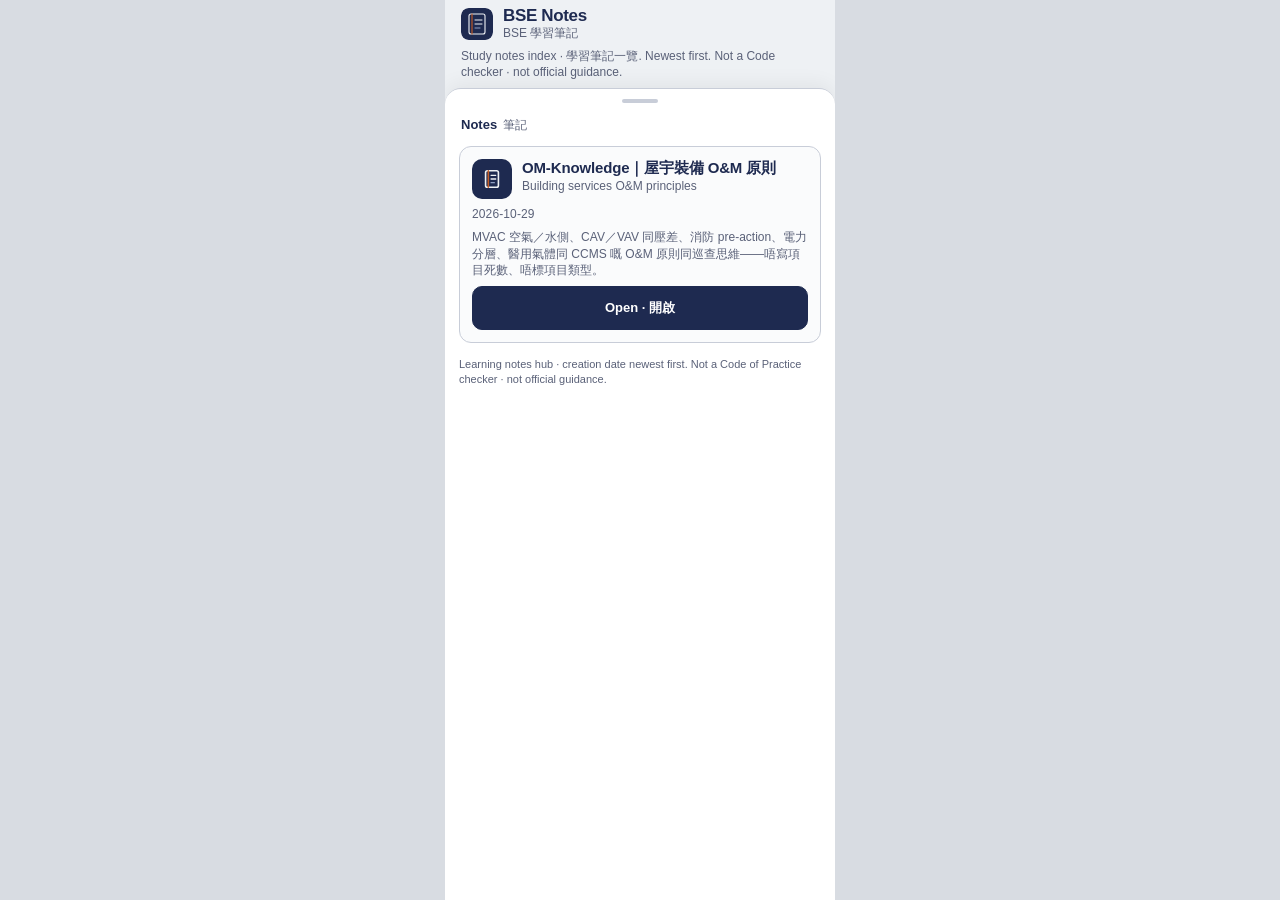
<file: index.html>
<!DOCTYPE html>
<html lang="en">
<head>
  <meta charset="utf-8" />
  <meta name="viewport" content="width=device-width, initial-scale=1, viewport-fit=cover" />
  <title>BSE Notes</title>
  <meta name="description" content="BSE learning notes index — learning notes hub." />
  <style>
    /* Tokens + type kinship with BSE Tools / psychart — do not invent a separate palette */
    :root {
      --canvas: #EEF1F4;
      --panel: #FFFFFF;
      --ink: #1E2A50;
      --muted: #5A6178;
      --line: #C8CDD8;
      --accent: #C45C26;
      --focus: #174A7C;
      --safe-bottom: env(safe-area-inset-bottom, 0px);
    }
    * { box-sizing: border-box; }
    html, body {
      margin: 0;
      padding: 0;
      background: #D8DCE2;
      color: var(--ink);
      font-family: -apple-system, BlinkMacSystemFont, "Segoe UI", Roboto,
        "Noto Sans TC", "PingFang TC", "Helvetica Neue", sans-serif;
      -webkit-text-size-adjust: 100%;
    }
    /* Primary canvas = iPhone 13 CSS frame (same as tools hub / psychart .phone) */
    .phone {
      width: 390px;
      max-width: 100vw;
      min-height: 844px;
      height: 100dvh;
      max-height: 100dvh;
      margin: 0 auto;
      background: var(--canvas);
      display: flex;
      flex-direction: column;
      overflow: hidden;
      position: relative;
    }
    @media (max-width: 430px) {
      .phone { width: 100%; min-height: 100dvh; }
    }

    header.appbar {
      flex: 0 0 auto;
      padding: 6px 16px 4px;
      display: flex;
      align-items: center;
      gap: 10px;
    }
    header.appbar img.mark {
      width: 32px;
      height: 32px;
      border-radius: 8px;
      flex: 0 0 auto;
    }
    header.appbar .titles { min-width: 0; flex: 1 1 auto; }
    header.appbar h1 {
      margin: 0;
      font-size: 17px;
      font-weight: 700;
      letter-spacing: -0.02em;
      line-height: 1.2;
    }
    header.appbar .sub {
      font-size: 12px;
      color: var(--muted);
      font-weight: 500;
      line-height: 1.3;
      overflow-wrap: anywhere;
    }
    .badge {
      font-size: 11px;
      font-weight: 700;
      color: #8a4b12;
      background: #fde8d4;
      border: 1px solid #e8b078;
      border-radius: 999px;
      padding: 4px 8px;
      white-space: nowrap;
      flex: 0 0 auto;
    }
    .card:focus-visible {
      outline: 3px solid var(--focus);
      outline-offset: 2px;
    }

    .intro {
      margin: 0;
      padding: 2px 16px 8px;
      font-size: 12px;
      color: var(--muted);
      line-height: 1.35;
      overflow-wrap: anywhere;
    }

    .sheet {
      flex: 1 1 auto;
      min-height: 0;
      background: var(--panel);
      border-radius: 16px 16px 0 0;
      box-shadow: 0 -4px 20px rgba(0, 0, 0, 0.06);
      border-top: 1px solid var(--line);
      padding: 10px 14px calc(12px + var(--safe-bottom));
      overflow-y: auto;
      -webkit-overflow-scrolling: touch;
      display: flex;
      flex-direction: column;
      gap: 10px;
    }
    .grab {
      width: 36px;
      height: 4px;
      border-radius: 999px;
      background: var(--line);
      margin: 0 auto 4px;
    }
    .section-label {
      display: flex;
      align-items: baseline;
      gap: 6px;
      padding: 0 2px 2px;
    }
    .section-label .en {
      font-size: 13px;
      font-weight: 700;
    }
    .section-label .zh {
      font-size: 12px;
      color: var(--muted);
      font-weight: 500;
    }

    .cards {
      display: flex;
      flex-direction: column;
      gap: 10px;
    }

    .card {
      background: #FAFBFC;
      border: 1px solid var(--line);
      border-radius: 12px;
      padding: 12px;
      display: flex;
      flex-direction: column;
      gap: 8px;
      text-decoration: none;
      color: inherit;
    }
    .card.soon {
      background: #F3F5F8;
    }
    .card-top {
      display: flex;
      align-items: flex-start;
      gap: 10px;
    }
    .card-icon {
      width: 40px;
      height: 40px;
      border-radius: 10px;
      flex: 0 0 auto;
      background: var(--ink);
      display: flex;
      align-items: center;
      justify-content: center;
    }
    .card-icon svg {
      width: 22px;
      height: 22px;
      display: block;
    }
    .card-titles { min-width: 0; flex: 1 1 auto; }
    .card-titles .en {
      display: block;
      font-size: 15px;
      font-weight: 700;
      letter-spacing: -0.01em;
      line-height: 1.25;
      overflow-wrap: anywhere;
    }
    .card-titles .zh {
      display: block;
      font-size: 12px;
      color: var(--muted);
      font-weight: 500;
      margin-top: 1px;
      line-height: 1.3;
      overflow-wrap: anywhere;
      word-break: keep-all;
    }
    .card-date {
      margin: 0;
      font-size: 12px;
      color: var(--muted);
      font-weight: 500;
      font-variant-numeric: tabular-nums;
      letter-spacing: 0.01em;
    }
    .purpose {
      margin: 0;
      font-size: 12px;
      color: var(--muted);
      line-height: 1.35;
      overflow-wrap: anywhere;
    }
    .purpose .zh-line {
      display: block;
      margin-top: 2px;
      font-size: 11px;
      overflow-wrap: anywhere;
      word-break: keep-all;
    }

    .cta {
      display: inline-flex;
      align-items: center;
      justify-content: center;
      min-height: 44px;
      min-width: 44px;
      padding: 0 10px;
      border-radius: 10px;
      font-size: 13px;
      font-weight: 600;
      border: 1px solid var(--ink);
      background: var(--ink);
      color: #fff;
      align-self: stretch;
      text-align: center;
    }
    .cta:focus-visible {
      outline: 3px solid var(--focus);
      outline-offset: 2px;
    }
    .cta.soon {
      background: var(--panel);
      color: var(--muted);
      border-color: var(--line);
      font-weight: 600;
      cursor: default;
      pointer-events: none;
    }

    .demo-note {
      margin: 4px 0 0;
      font-size: 11px;
      color: var(--muted);
      line-height: 1.35;
      overflow-wrap: anywhere;
    }
  </style>
</head>
<body>
  <div class="phone" id="app">
    <header class="appbar">
      <img class="mark" src="logos/bse-notes.svg" alt="" width="32" height="32" />
      <div class="titles">
        <h1>BSE Notes</h1>
        <div class="sub">BSE 學習筆記</div>
      </div>
    </header>
    <p class="intro">Study notes index · 學習筆記一覽. Newest first. Not a Code checker · not official guidance.</p>

    <section class="sheet" aria-label="Notes">
      <div class="grab" aria-hidden="true"></div>
      <div class="section-label">
        <span class="en">Notes</span>
        <span class="zh">筆記</span>
      </div>

      <div class="cards">
        <a class="card" href="notes/om-knowledge/">
          <div class="card-top">
            <div class="card-icon" aria-hidden="true">
              <svg viewBox="0 0 24 24" fill="none" xmlns="http://www.w3.org/2000/svg">
                <rect x="5" y="3" width="14" height="18" rx="2" stroke="#EEF1F4" stroke-width="1.75"/>
                <line x1="8" y1="3" x2="8" y2="21" stroke="#C45C26" stroke-width="1.75" stroke-linecap="round"/>
                <line x1="11" y1="8" x2="16" y2="8" stroke="#EEF1F4" stroke-width="1.5" stroke-linecap="round"/>
                <line x1="11" y1="12" x2="16" y2="12" stroke="#EEF1F4" stroke-width="1.5" stroke-linecap="round"/>
                <line x1="11" y1="16" x2="14.5" y2="16" stroke="#90A0C4" stroke-width="1.5" stroke-linecap="round"/>
              </svg>
            </div>
            <div class="card-titles">
              <span class="en">OM-Knowledge｜屋宇裝備 O&amp;M 原則</span>
              <span class="zh">Building services O&amp;M principles</span>
            </div>
          </div>
          <p class="card-date">2026-10-29</p>
          <p class="purpose">
            MVAC 空氣／水側、CAV／VAV 同壓差、消防 pre-action、電力分層、醫用氣體同 CCMS 嘅 O&amp;M 原則同巡查思維——唔寫項目死數、唔標項目類型。
          </p>
          <span class="cta">Open · 開啟</span>
        </a>
      </div>

      <p class="demo-note">Learning notes hub · creation date newest first. Not a Code of Practice checker · not official guidance.</p>
    </section>
  </div>
</body>
</html>
</file>
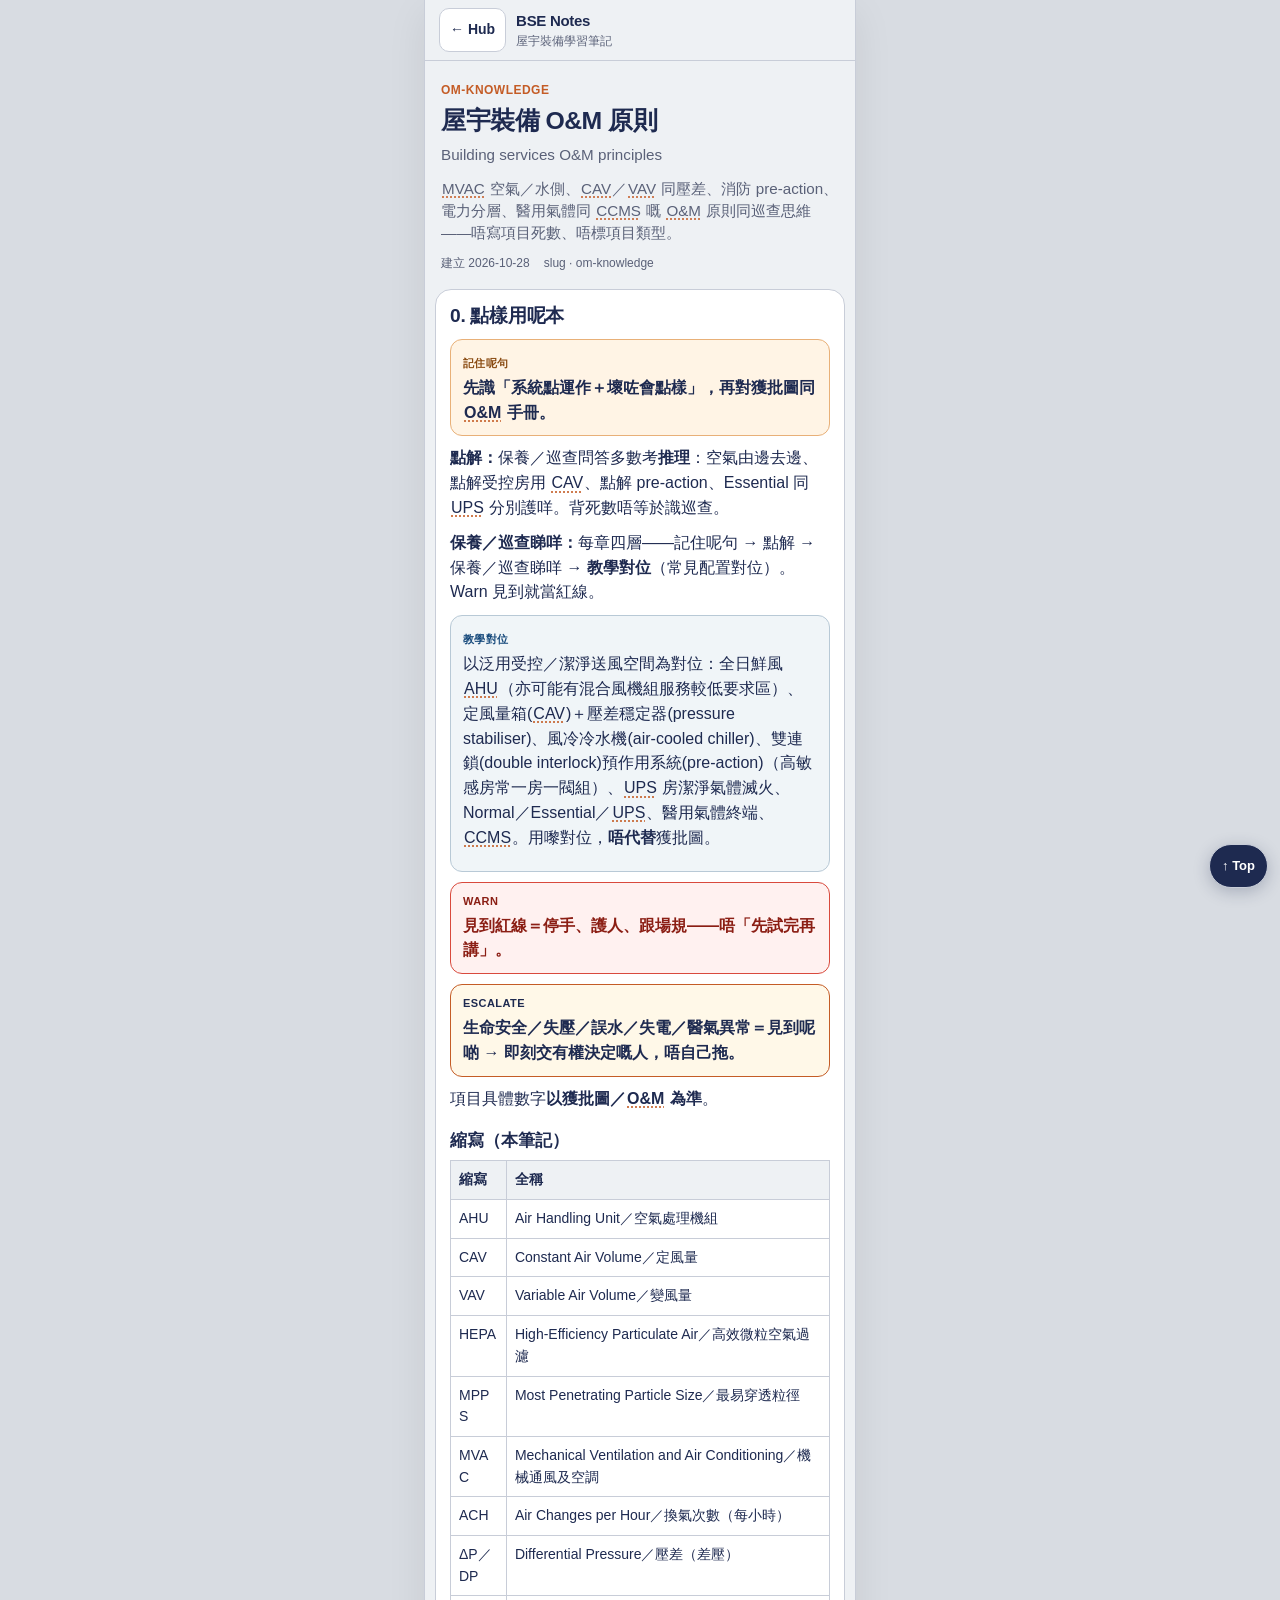
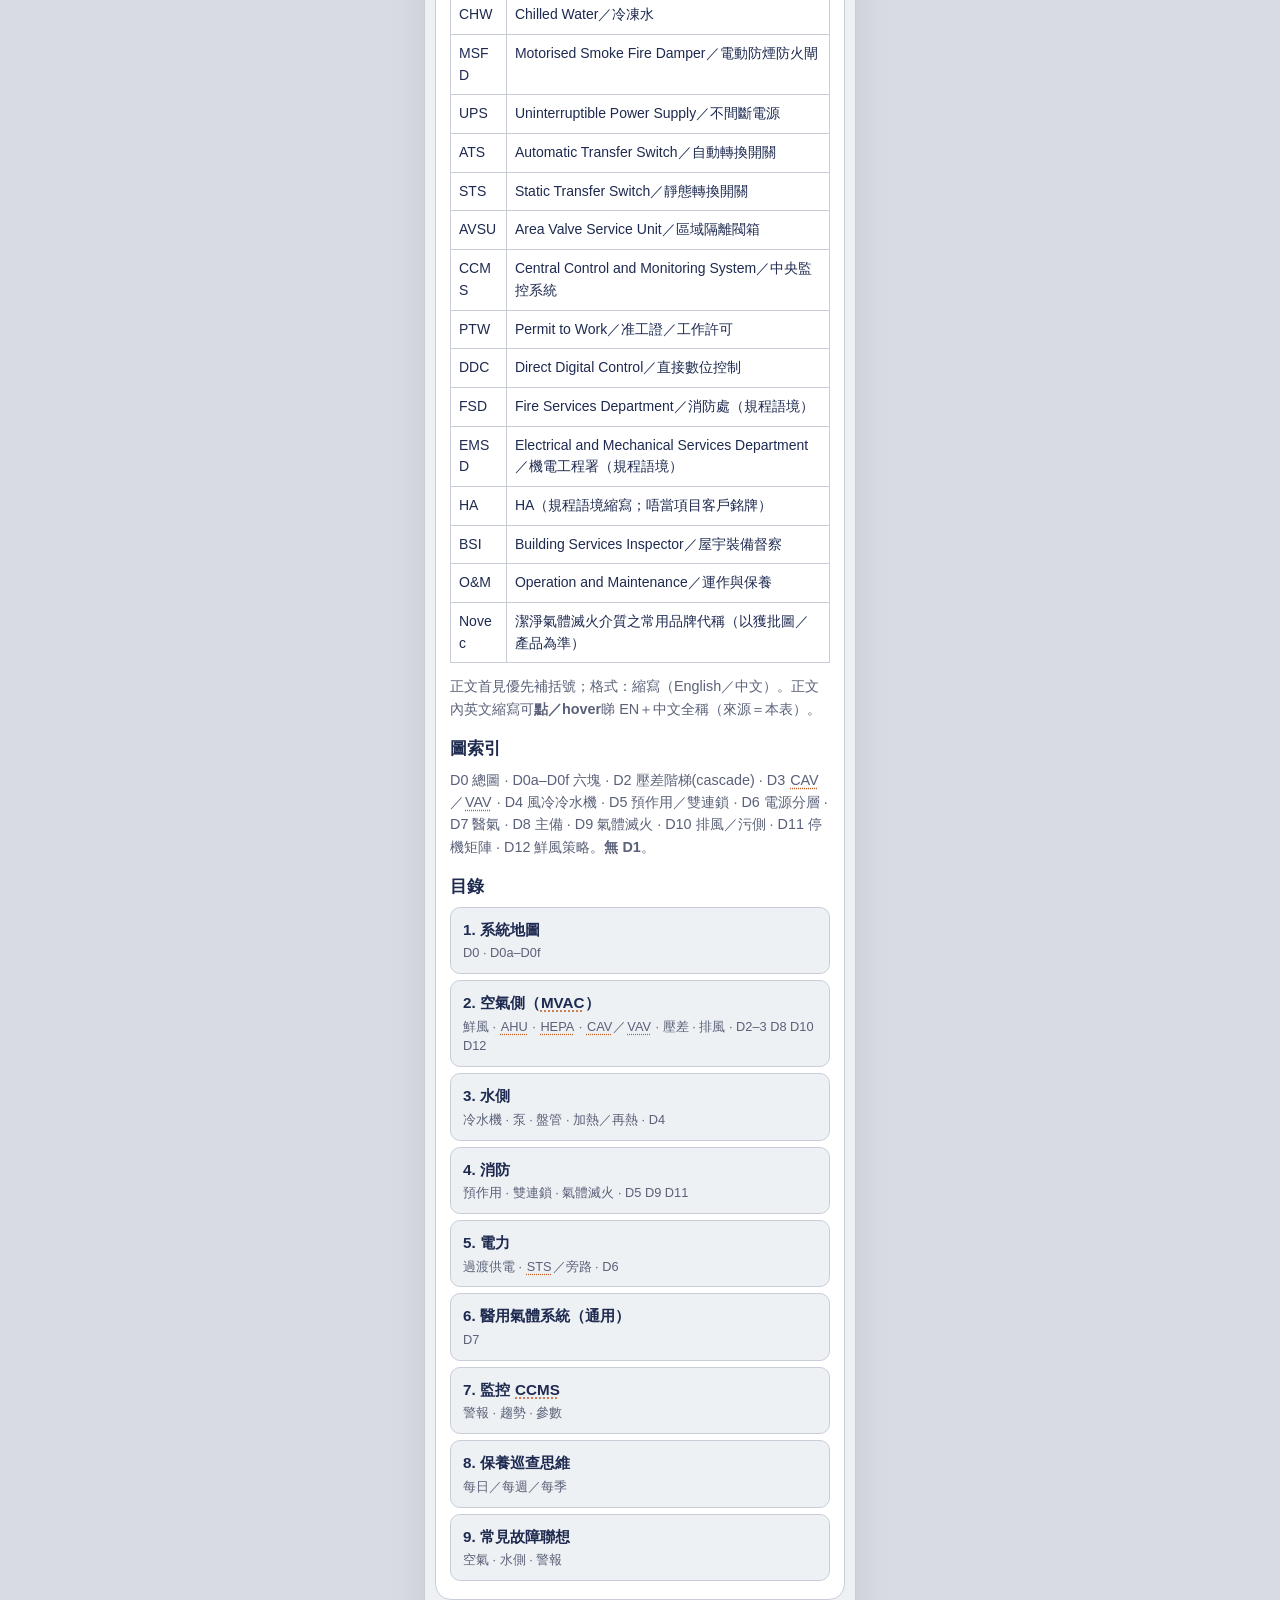
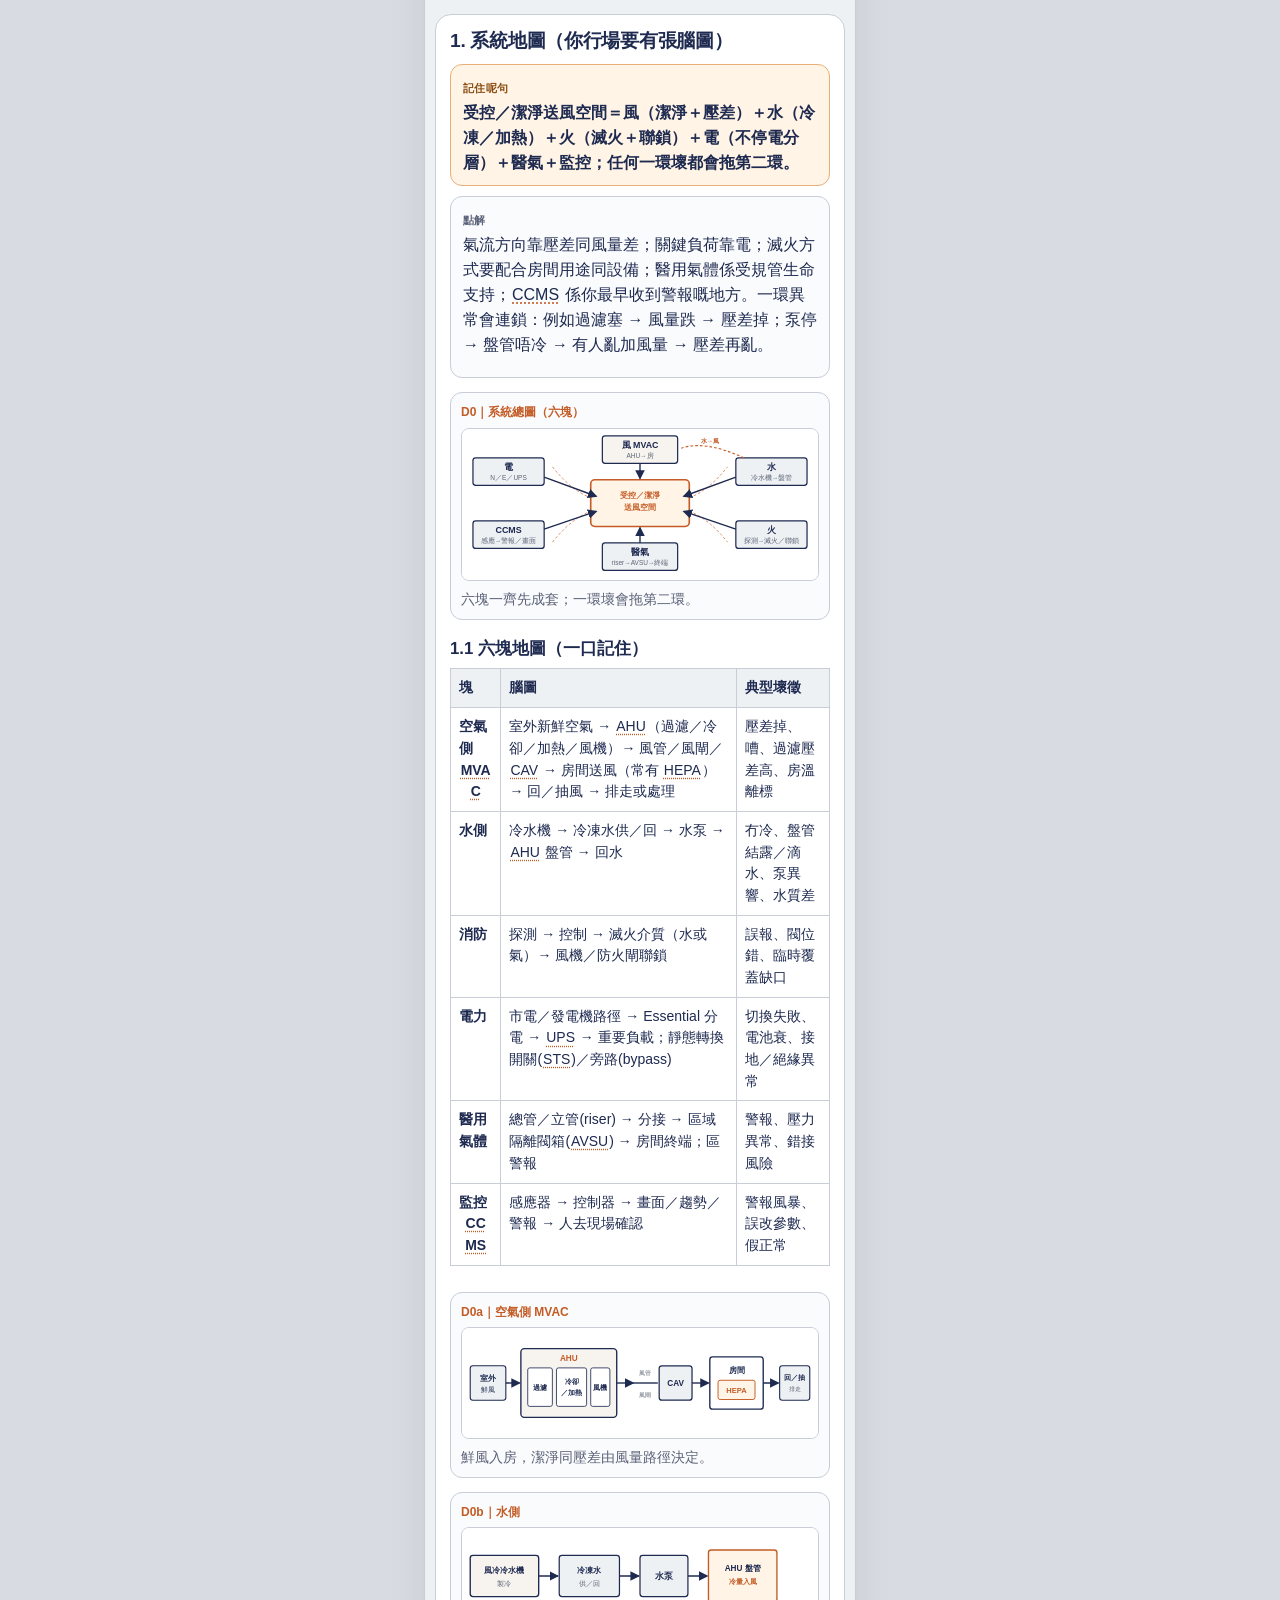
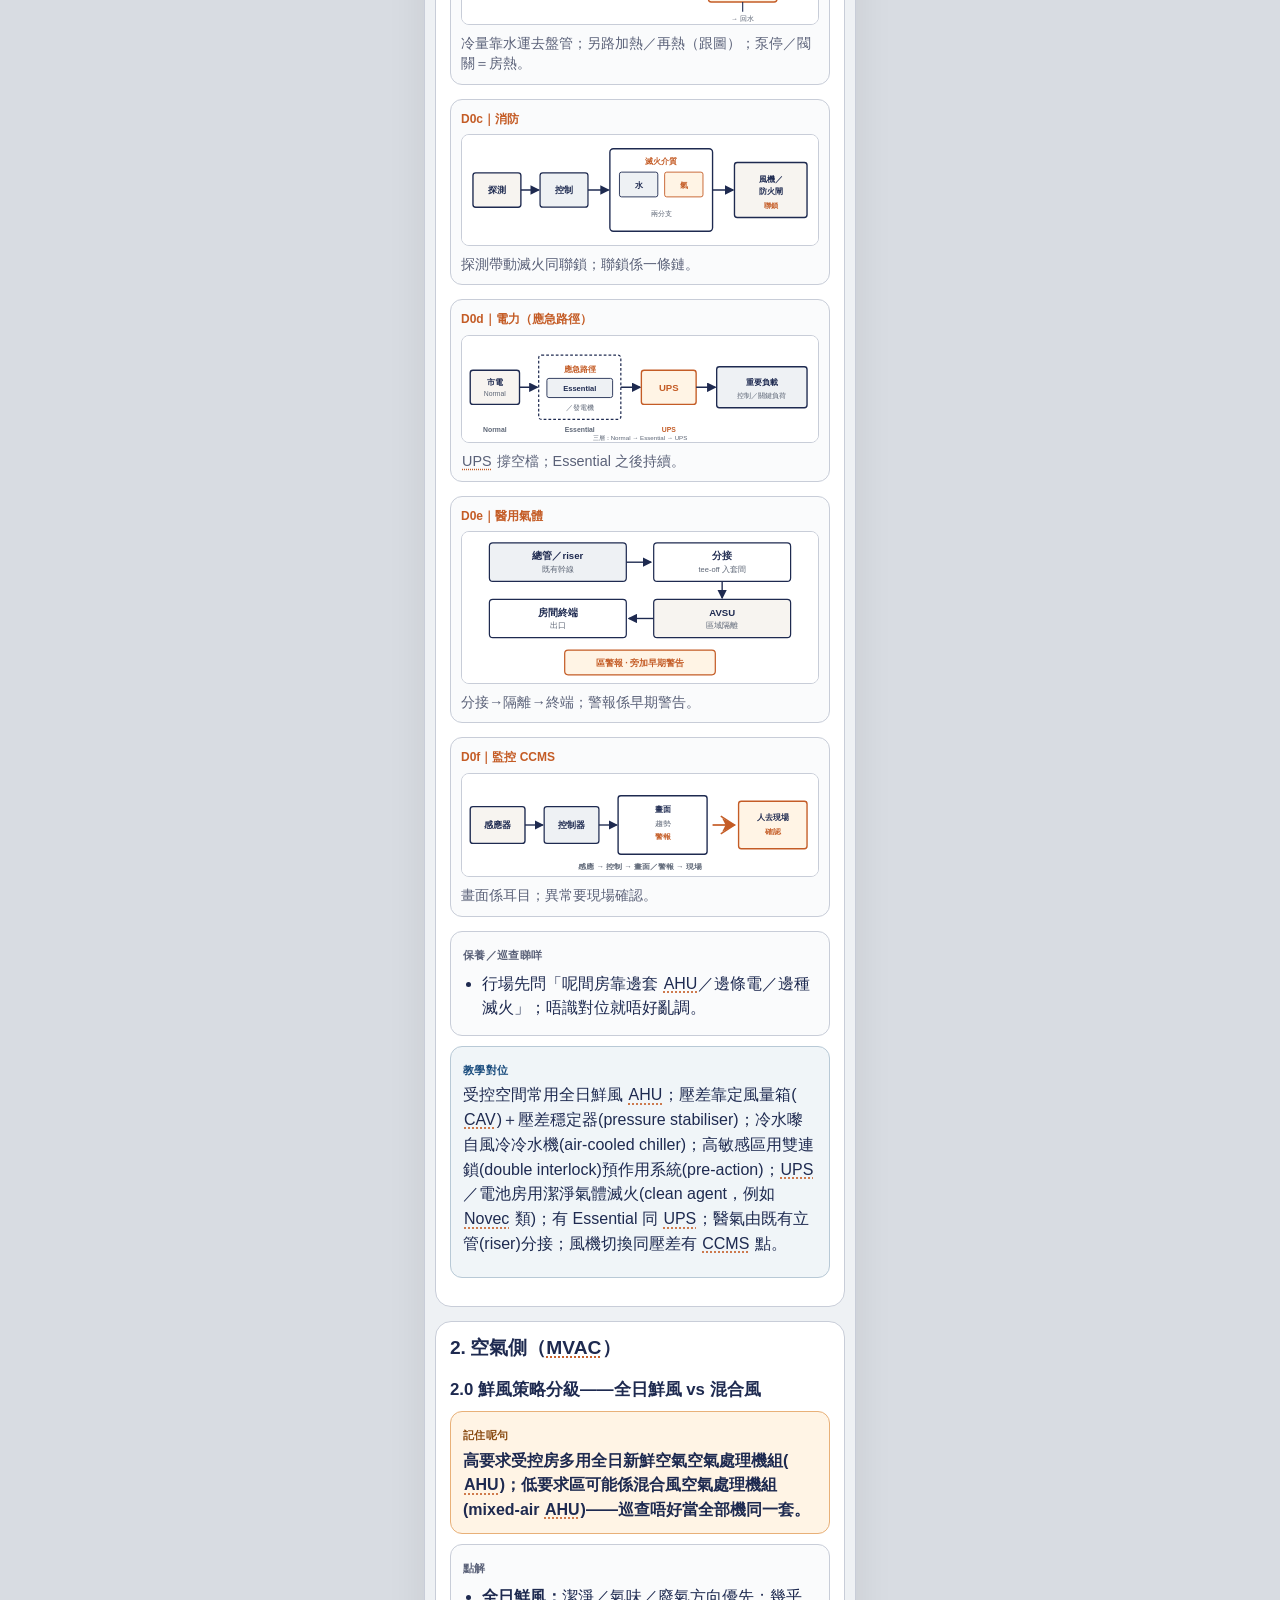
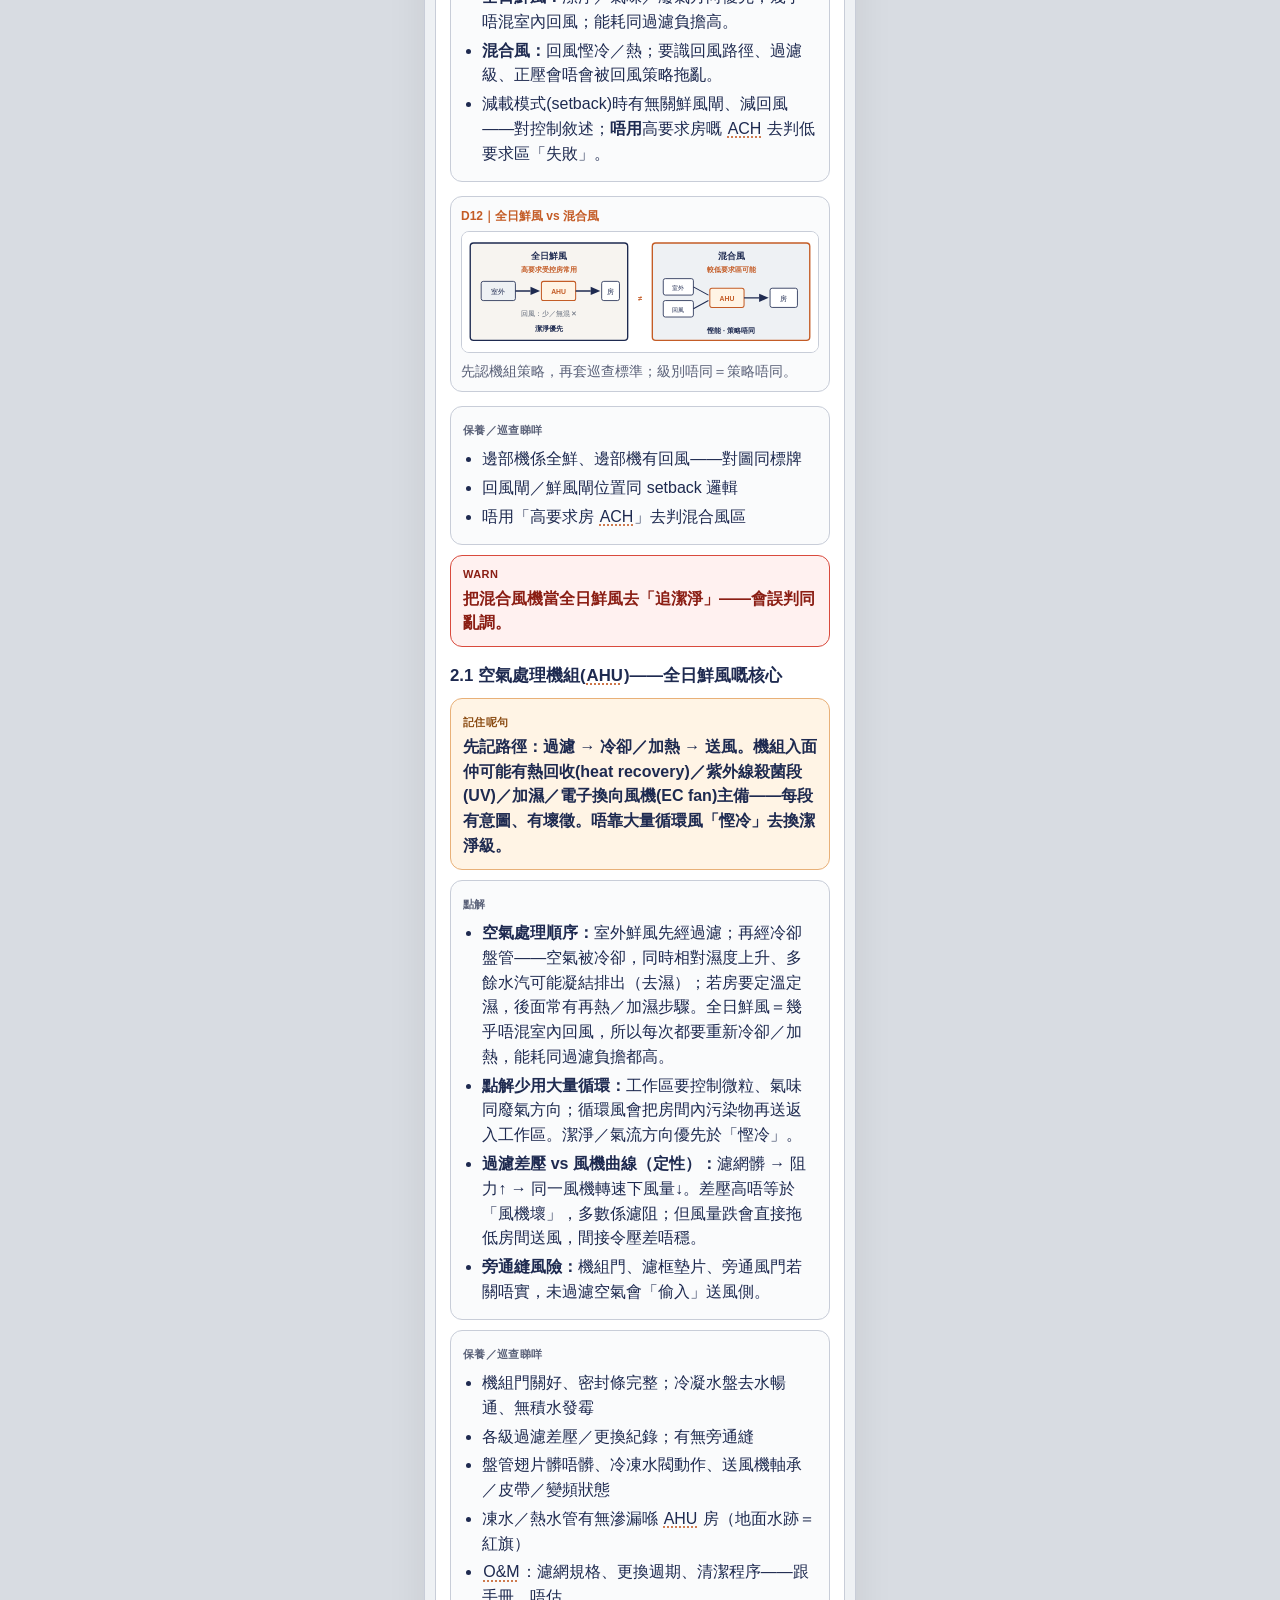
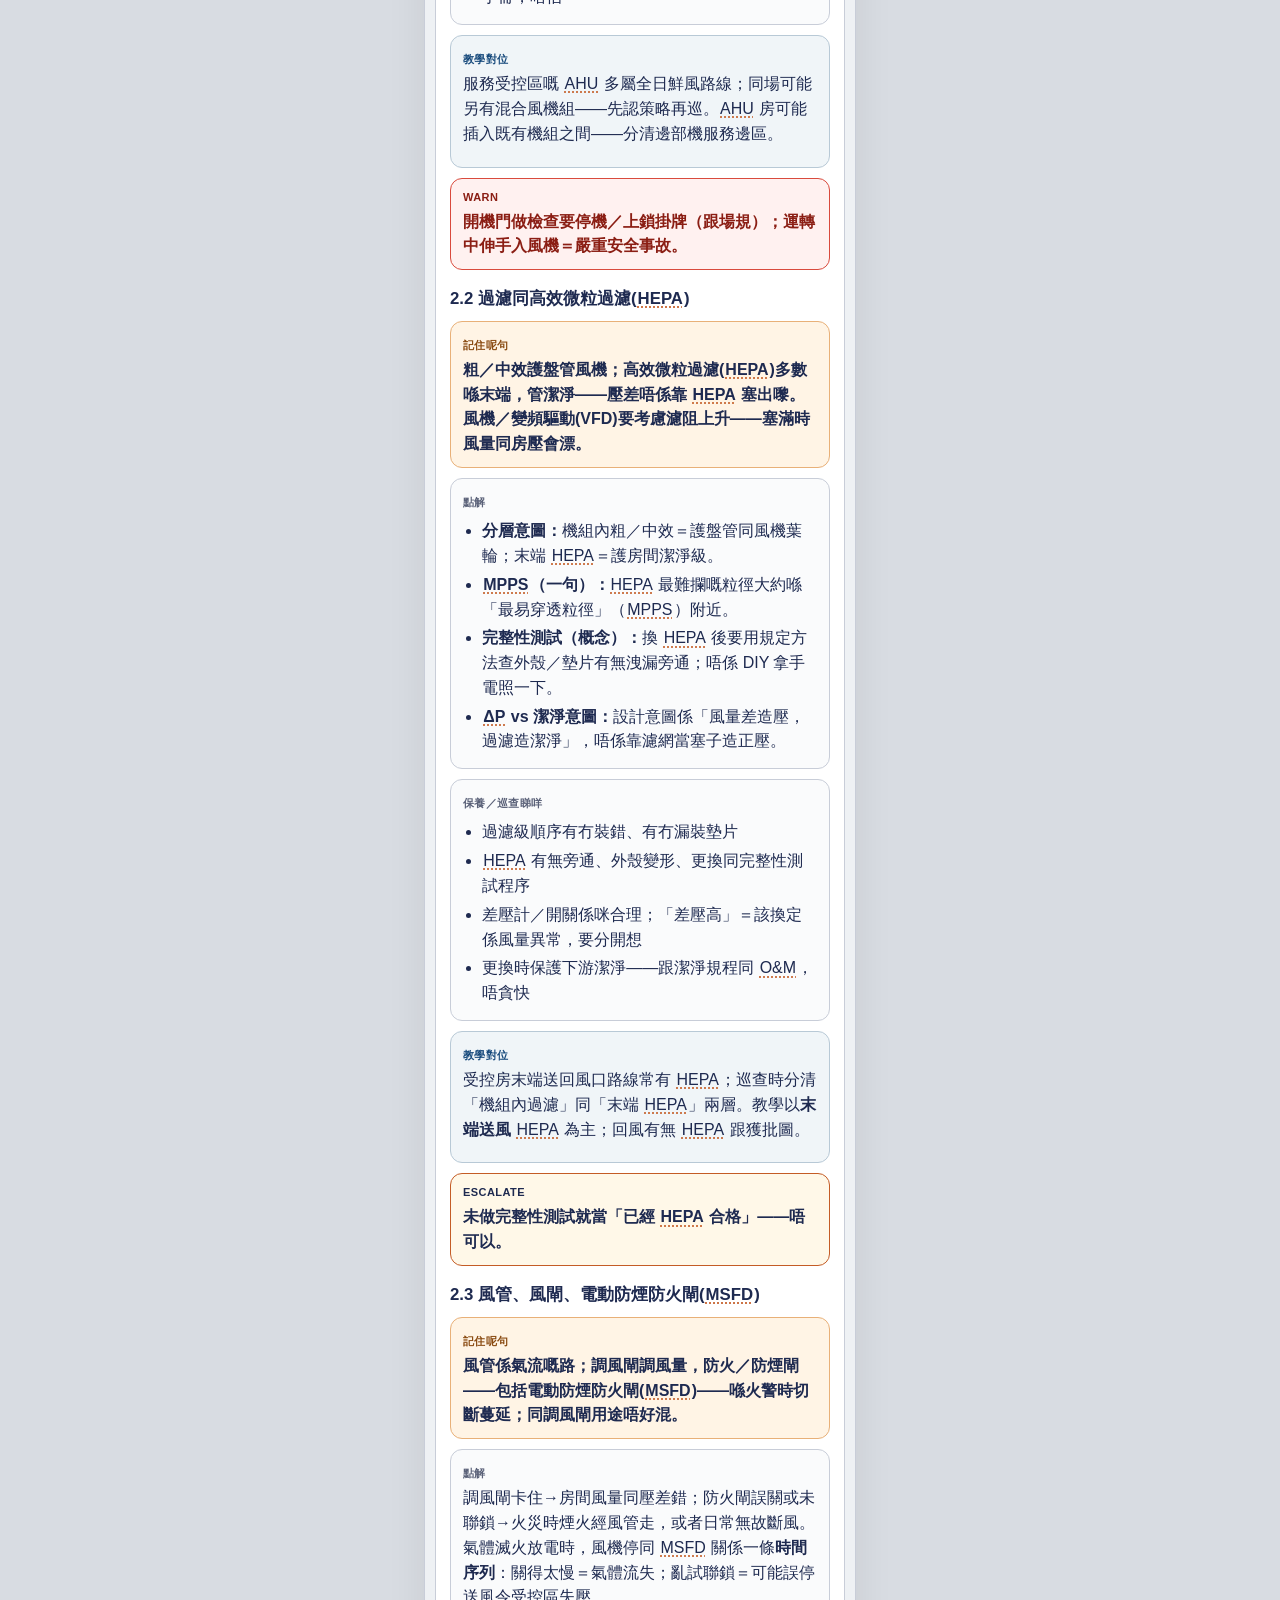
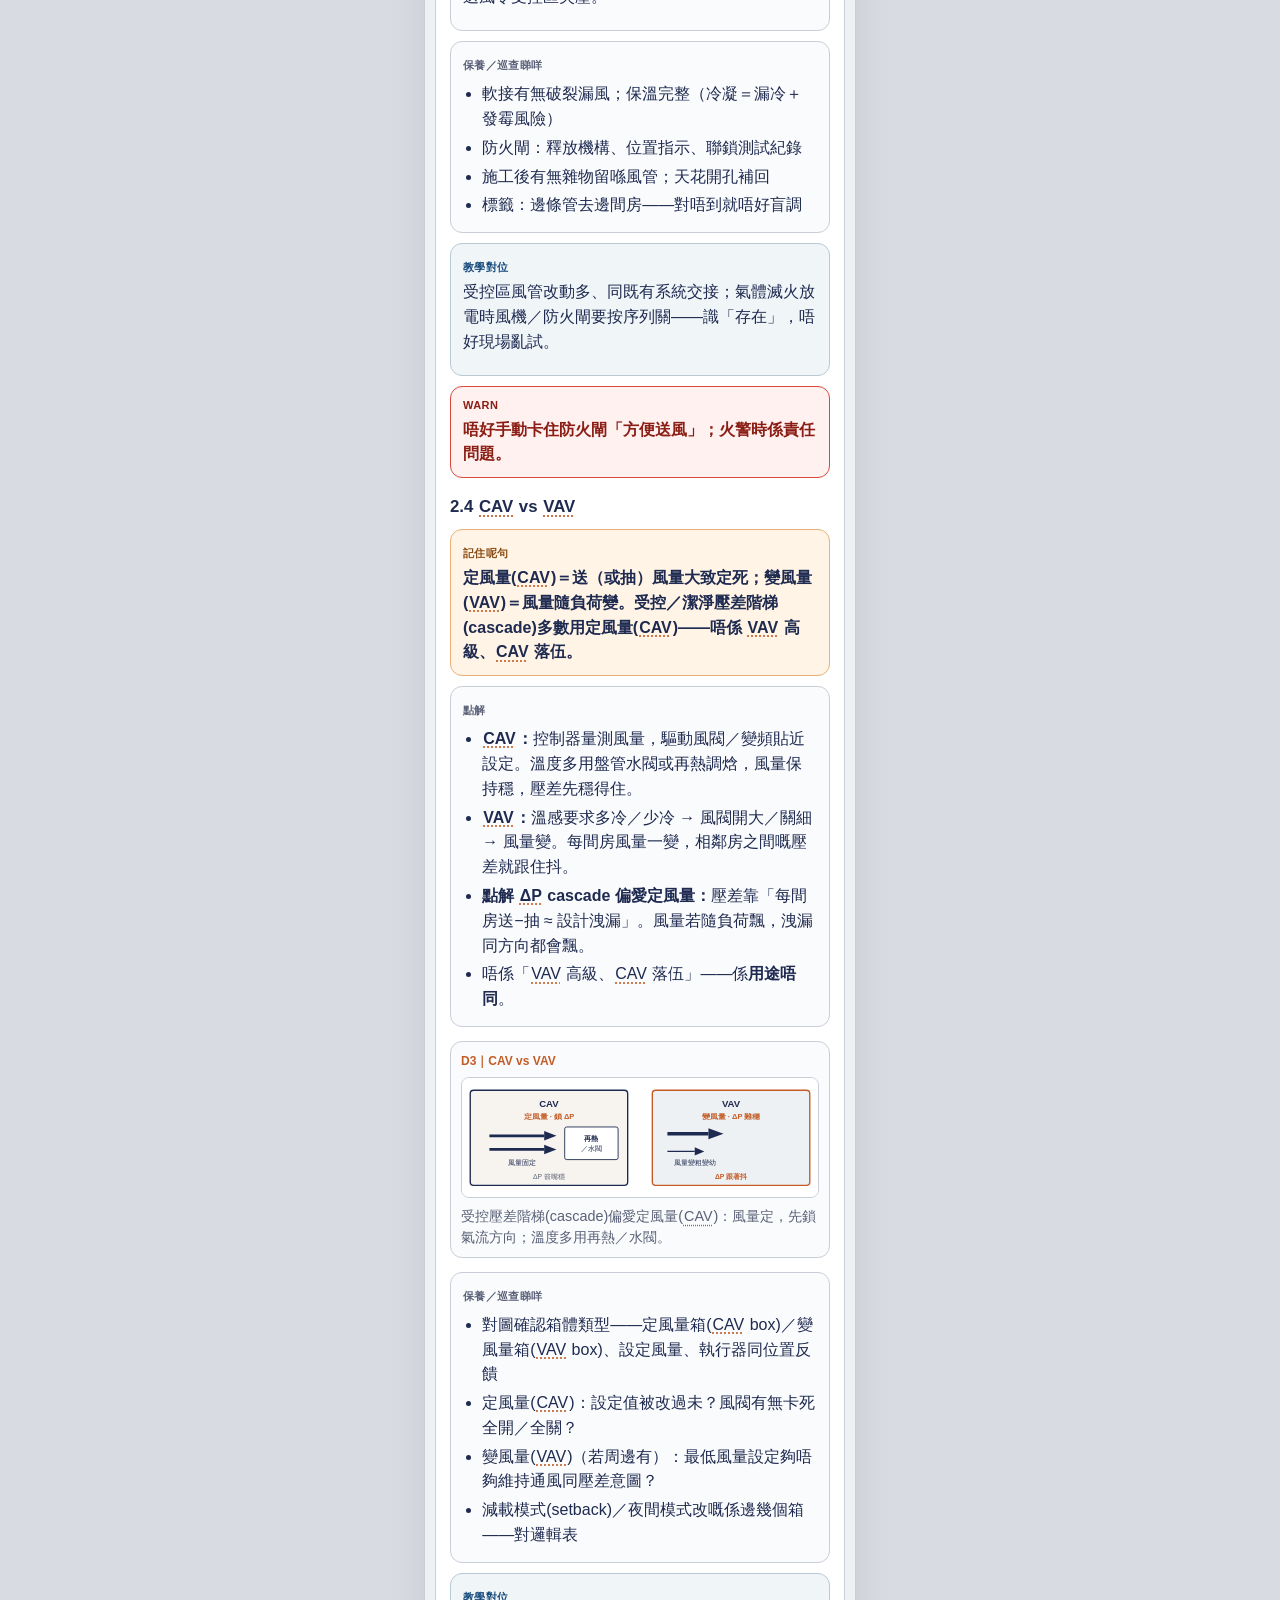
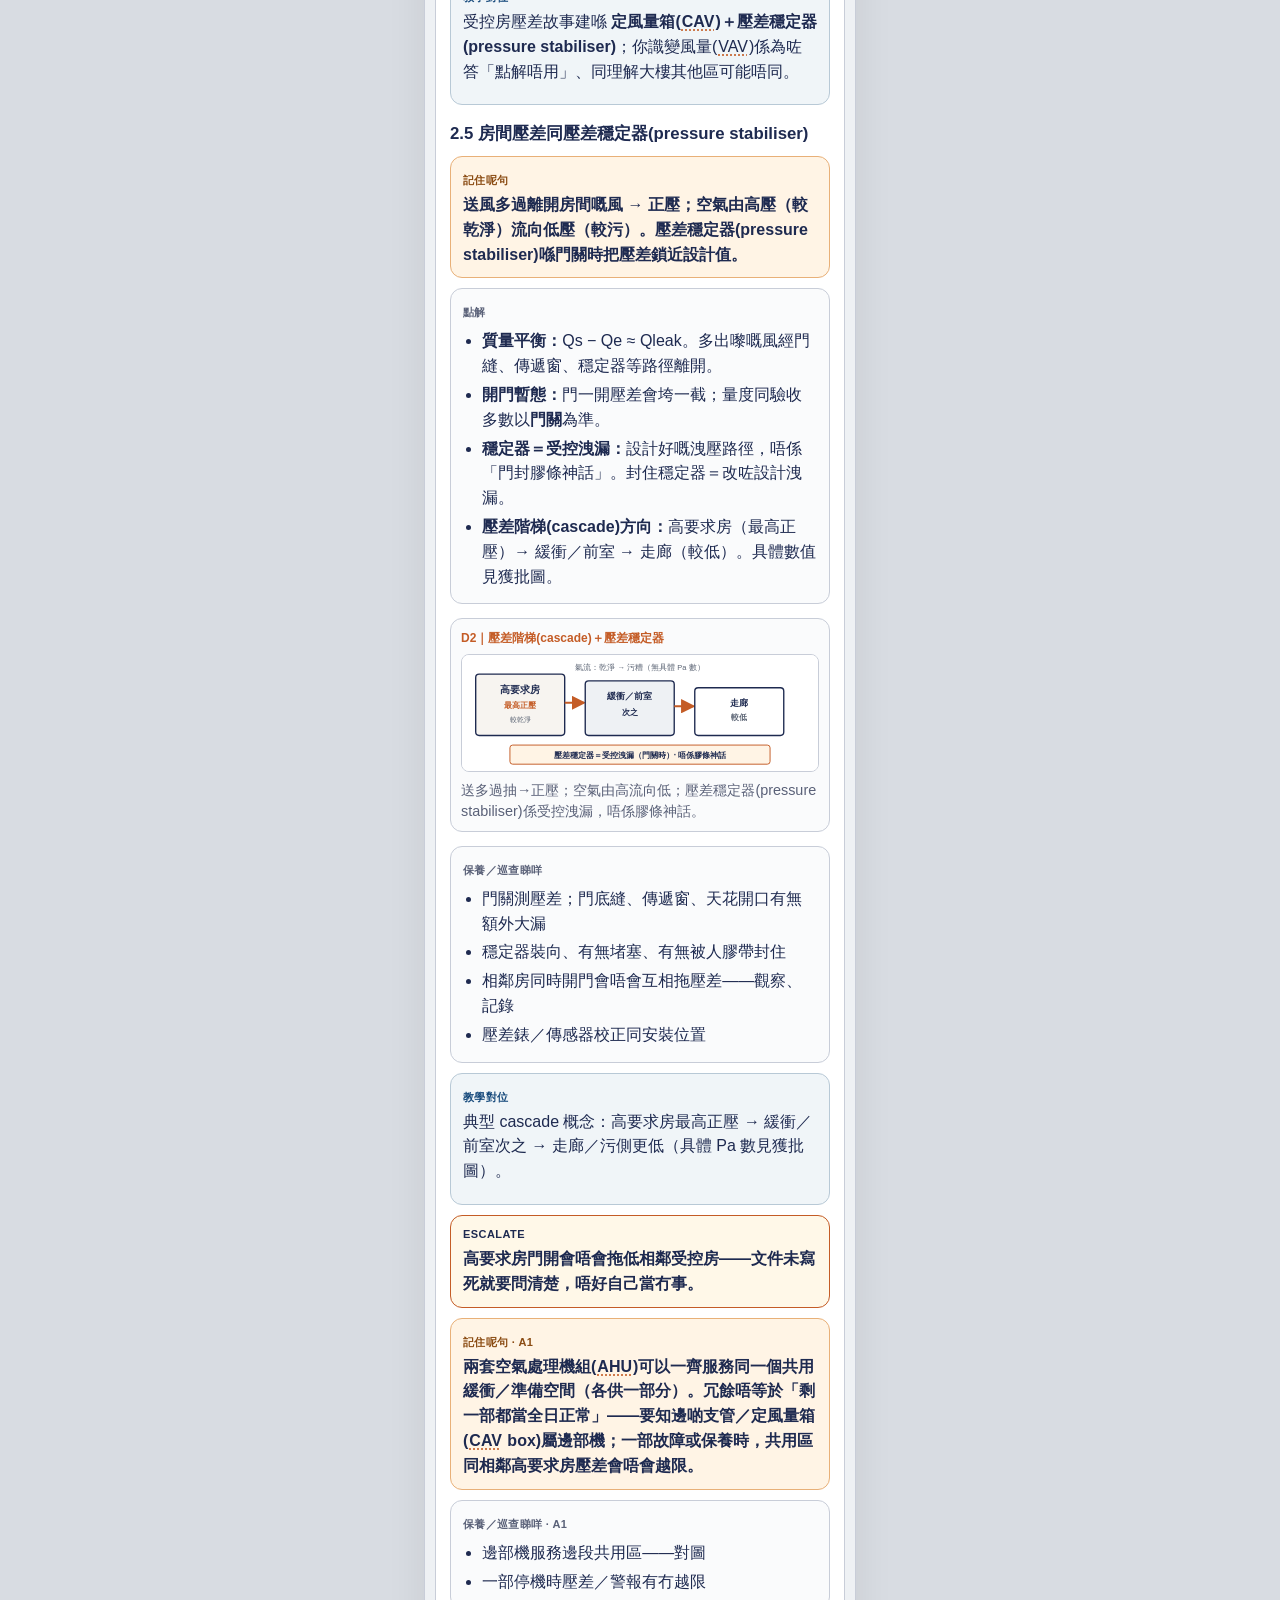
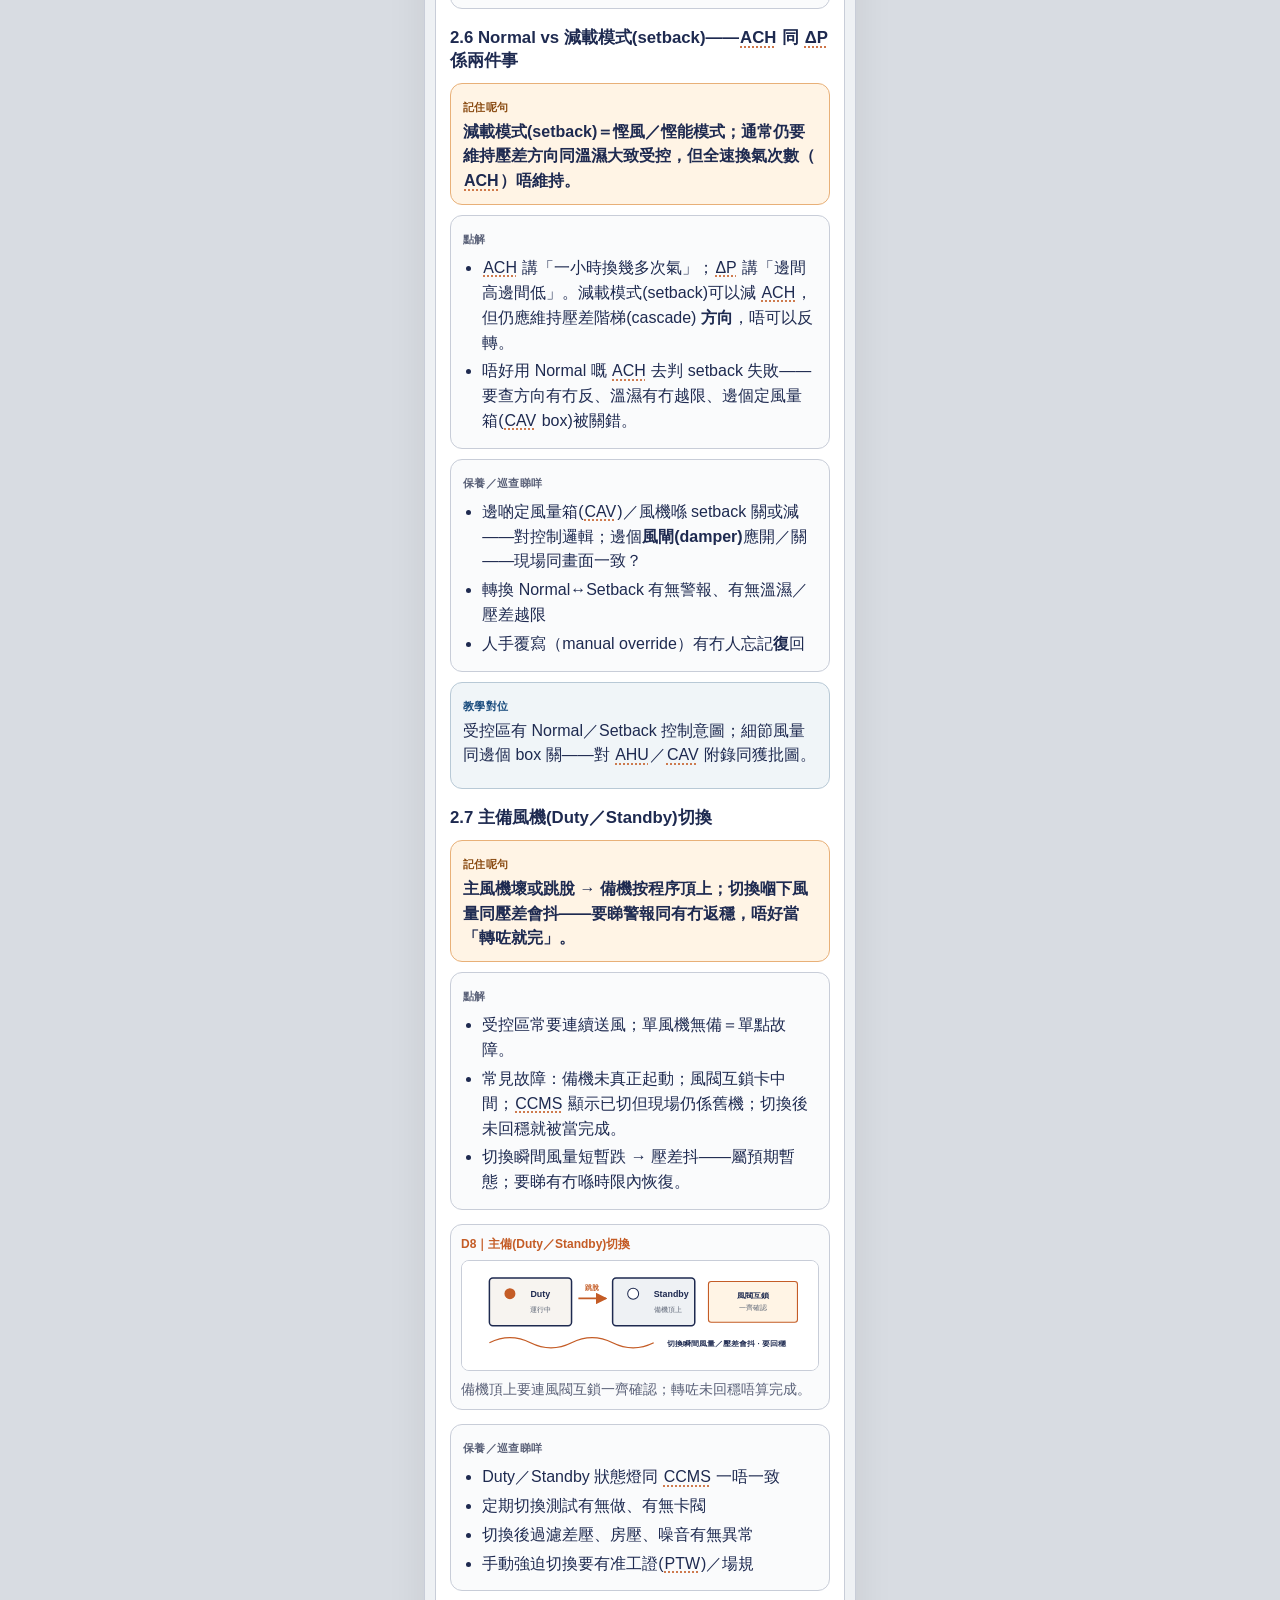
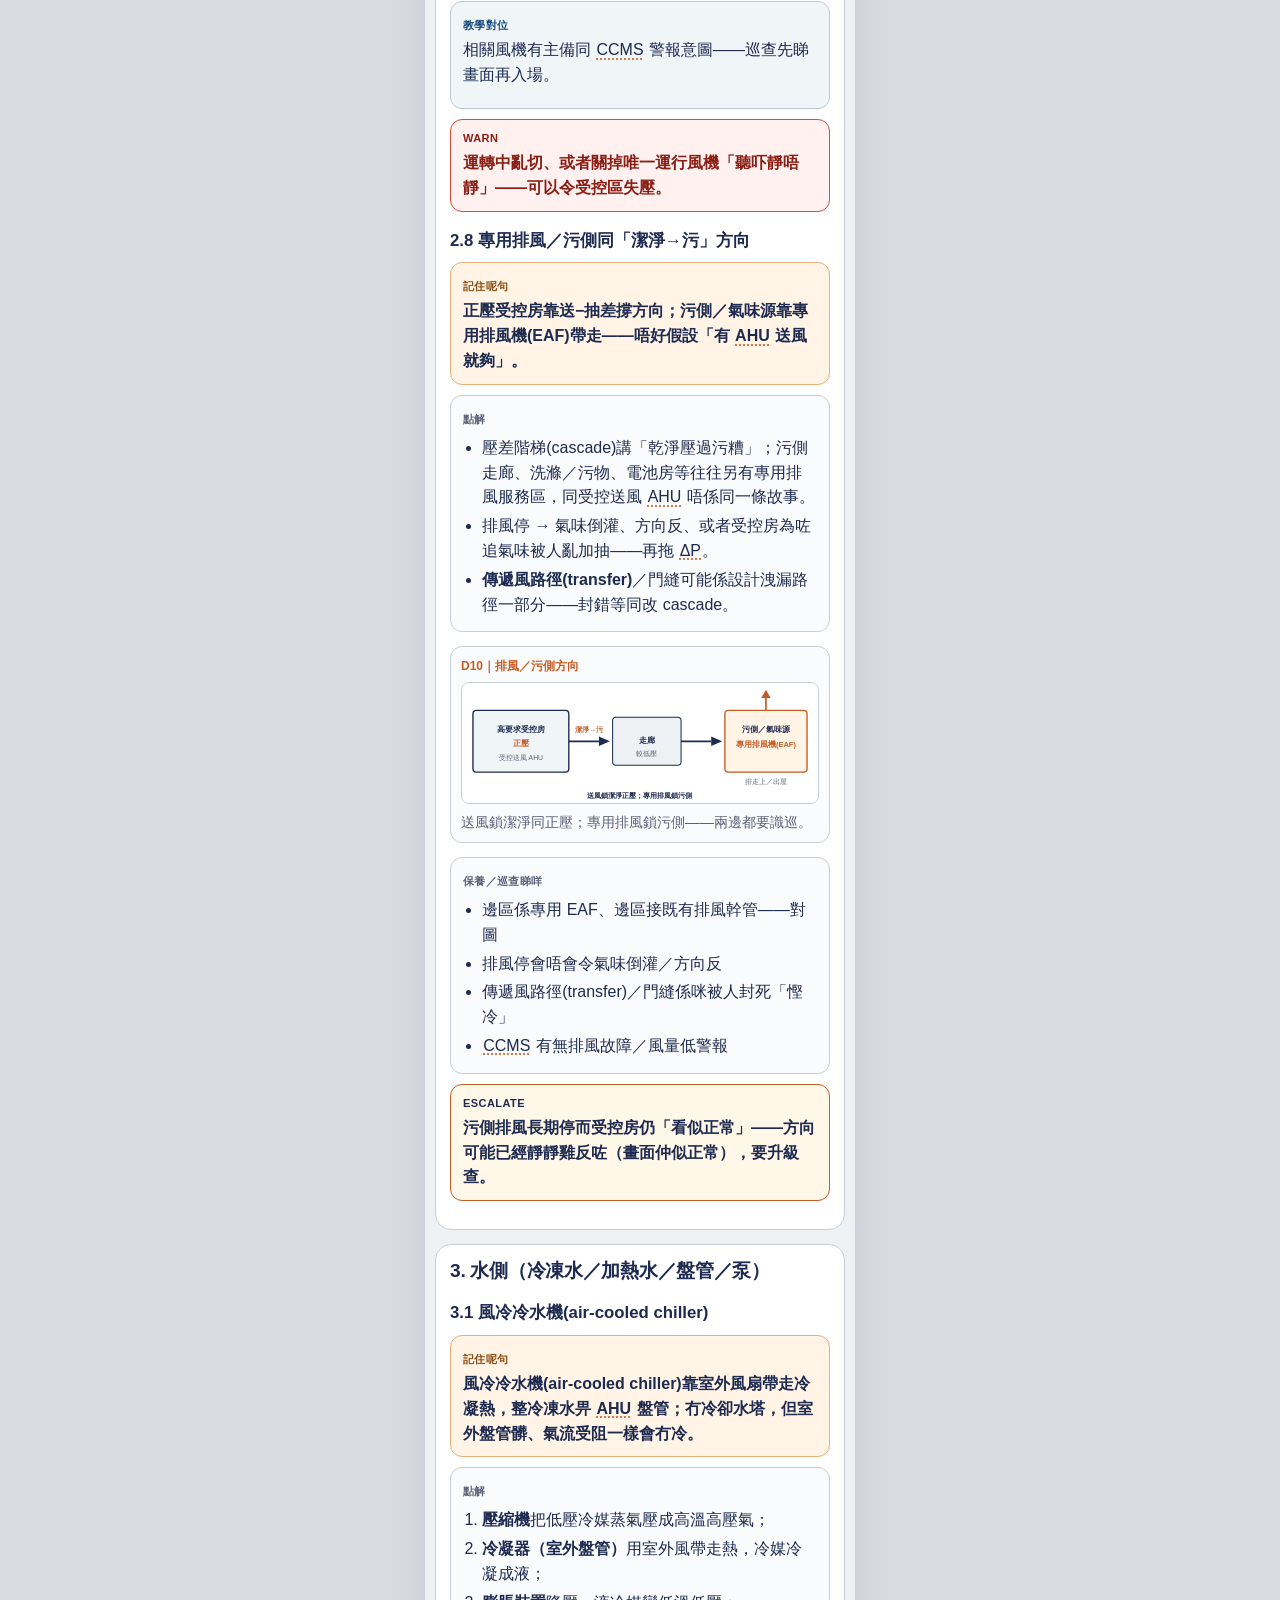
<file: notes/om-knowledge/index.html>
<!DOCTYPE html>
<html lang="zh-Hant">
<head>
  <meta charset="utf-8" />
  <meta name="viewport" content="width=device-width, initial-scale=1, viewport-fit=cover" />
  <title>OM-Knowledge｜屋宇裝備 O&amp;M 原則</title>
  <meta name="description" content="MVAC 空氣／水側、CAV／VAV 同壓差、消防 pre-action、電力分層、醫用氣體同 CCMS 嘅 O&amp;M 原則同巡查思維——唔寫項目死數、唔標項目類型。" />
  <meta name="theme-color" content="#EEF1F4" />
  <style>
:root {
  --canvas: #EEF1F4;
  --panel: #FFFFFF;
  --ink: #1E2A50;
  --muted: #5A6178;
  --line: #C8CDD8;
  --accent: #C45C26;
  --focus: #174A7C;
  --warn-bg: #FFF1F0;
  --warn-bd: #D94A3D;
  --warn-ink: #8B1E14;
  --esc-bg: #FFF8E8;
  --esc-bd: #C45C26;
  --remember-bg: #FFF4E5;
  --align-bg: #F0F5F8;
  --safe-top: env(safe-area-inset-top, 0px);
  --safe-bottom: env(safe-area-inset-bottom, 0px);
}
* { box-sizing: border-box; }
html { scroll-behavior: smooth; }
html, body {
  margin: 0; padding: 0;
  background: #D8DCE2;
  color: var(--ink);
  font-family: -apple-system, BlinkMacSystemFont, "Segoe UI", Roboto,
    "Noto Sans TC", "PingFang TC", "Helvetica Neue", sans-serif;
  font-size: 16px;
  line-height: 1.55;
  -webkit-text-size-adjust: 100%;
}
img, svg { max-width: 100%; height: auto; display: block; }
a { color: var(--focus); }
a:focus-visible, button:focus-visible, .toc a:focus-visible {
  outline: 3px solid var(--focus);
  outline-offset: 2px;
}

.topbar {
  position: sticky; top: 0; z-index: 40;
  display: flex; align-items: center; gap: 10px;
  padding: calc(8px + var(--safe-top)) 14px 8px;
  background: rgba(238,241,244,0.96);
  backdrop-filter: blur(8px);
  border-bottom: 1px solid var(--line);
}
.topbar a.back {
  display: inline-flex; align-items: center; justify-content: center;
  min-height: 44px; min-width: 44px; padding: 0 10px;
  border-radius: 10px; text-decoration: none; font-weight: 600; font-size: 14px;
  color: var(--ink); background: var(--panel); border: 1px solid var(--line);
}
.topbar .brand { min-width: 0; flex: 1; }
.topbar .brand .name { font-weight: 700; font-size: 15px; letter-spacing: -0.02em; }
.topbar .brand .sub { font-size: 12px; color: var(--muted); }
.topbar .badge {
  font-size: 11px;
  font-weight: 700;
  color: #8a4b12;
  background: #fde8d4;
  border: 1px solid #e8b078;
  border-radius: 999px;
  padding: 4px 8px;
  white-space: nowrap;
  flex: 0 0 auto;
}

.wrap {
  max-width: 430px;
  overflow-x: hidden;
  margin: 0 auto;
  background: var(--canvas);
  min-height: 100dvh;
  padding-bottom: calc(32px + var(--safe-bottom));
}
@media (min-width: 768px) {
  .wrap { box-shadow: 0 0 0 1px var(--line), 0 12px 40px rgba(0,0,0,0.08); }
}

.hero { padding: 16px 16px 8px; }
.eyebrow {
  display: inline-block; font-size: 12px; font-weight: 700;
  letter-spacing: 0.04em; text-transform: uppercase;
  color: var(--accent); margin-bottom: 6px;
}
.hero h1 {
  margin: 0; font-size: 1.55rem; line-height: 1.25;
  letter-spacing: -0.02em; font-weight: 800;
}
.hero .en {
  margin: 6px 0 0; font-size: 0.95rem; color: var(--muted); font-weight: 500;
}
.hero .blurb {
  margin: 12px 0 0; font-size: 0.95rem; color: var(--muted); line-height: 1.45;
}
.meta-row {
  margin-top: 10px; font-size: 12px; color: var(--muted);
  display: flex; flex-wrap: wrap; gap: 8px 14px;
}

.sheet {
  margin: 8px 10px 0;
  background: var(--panel);
  border-radius: 16px;
  border: 1px solid var(--line);
  padding: 14px 14px 18px;
}
.sheet + .sheet { margin-top: 14px; }

h2 {
  margin: 0 0 10px; font-size: 1.2rem; line-height: 1.3;
  letter-spacing: -0.015em; font-weight: 800;
  scroll-margin-top: 64px;
}
h3 {
  margin: 18px 0 8px; font-size: 1.05rem; line-height: 1.35;
  font-weight: 750; scroll-margin-top: 64px;
}
h3:first-child { margin-top: 0; }
p { margin: 0 0 10px; overflow-wrap: anywhere; }
ul, ol { margin: 0 0 10px; padding-left: 1.2em; }
li { margin: 0.25em 0; overflow-wrap: anywhere; }
table {
  width: 100%; border-collapse: collapse; font-size: 0.9375rem;
  margin: 0 0 12px;
}
th, td {
  border: 1px solid var(--line); padding: 8px 8px;
  text-align: left; vertical-align: top; overflow-wrap: anywhere;
}
th { background: var(--canvas); font-weight: 700; }
.checklist { list-style: none; padding-left: 0; }
.checklist li {
  position: relative; padding: 6px 8px 6px 28px;
  border: 1px solid var(--line); border-radius: 8px;
  margin: 6px 0; background: #FAFBFC;
}
.checklist li::before {
  content: ""; position: absolute; left: 8px; top: 10px;
  width: 14px; height: 14px; border: 2px solid var(--line); border-radius: 3px;
}

.toc {
  display: flex; flex-direction: column; gap: 6px;
  margin: 8px 0 0;
}
.toc a {
  display: block; text-decoration: none; color: var(--ink);
  padding: 10px 12px; border-radius: 10px;
  background: var(--canvas); border: 1px solid var(--line);
  font-size: 0.95rem; font-weight: 600;
}
.toc a span { display: block; font-size: 0.8rem; color: var(--muted); font-weight: 500; margin-top: 2px; }

.tier {
  border: 1px solid var(--line); border-radius: 12px;
  padding: 10px 12px; margin: 10px 0;
  background: #FAFBFC;
}
.tier .label {
  display: inline-block; font-size: 11px; font-weight: 800;
  letter-spacing: 0.03em; text-transform: uppercase;
  color: var(--muted); margin-bottom: 4px;
}
.tier.remember { background: var(--remember-bg); border-color: #e8b078; }
.tier.remember .label { color: #8a4b12; }
.tier.remember p { font-weight: 650; margin-bottom: 0; }
.tier.align { background: var(--align-bg); border-color: #b8c9d6; }
.tier.align .label { color: var(--focus); }
.tier ul { margin-bottom: 0; }

.warn, .escalate {
  border-radius: 12px; padding: 10px 12px; margin: 10px 0;
  border: 1.5px solid;
}
.warn { background: var(--warn-bg); border-color: var(--warn-bd); color: var(--warn-ink); }
.escalate { background: var(--esc-bg); border-color: var(--esc-bd); }
.warn .label, .escalate .label {
  font-size: 11px; font-weight: 800; letter-spacing: 0.04em;
  text-transform: uppercase; display: block; margin-bottom: 4px;
}
.warn p, .escalate p { margin: 0; font-weight: 600; }

.figure {
  margin: 14px 0; padding: 10px;
  background: #FAFBFC; border: 1px solid var(--line); border-radius: 12px;
}
.figure .fid {
  font-size: 12px; font-weight: 800; color: var(--accent); margin-bottom: 6px;
}
.figure img {
  width: 100%; background: #fff; border-radius: 8px;
  border: 1px solid var(--line);
}
.figure .cap {
  margin: 8px 0 0; font-size: 0.9rem; color: var(--muted); line-height: 1.4;
}

.abbr-wrap { overflow-x: auto; -webkit-overflow-scrolling: touch; }
.abbr-wrap table { min-width: 280px; font-size: 0.875rem; }

.closing {
  margin: 12px 10px 0; padding: 14px;
  background: var(--panel); border-radius: 16px; border: 1px solid var(--line);
  font-size: 0.95rem; color: var(--muted);
}
.closing strong { color: var(--ink); }

.jump {
  position: fixed; right: 12px; bottom: calc(12px + var(--safe-bottom));
  z-index: 30;
  min-height: 44px; min-width: 44px; padding: 0 12px;
  border-radius: 999px; border: 1px solid var(--line);
  background: var(--ink); color: #fff; font-weight: 700; font-size: 13px;
  text-decoration: none; display: inline-flex; align-items: center;
  box-shadow: 0 4px 16px rgba(30,42,80,0.25);
}

/* —— In-text abbr popovers (v3.1) —— */
.abbr-term {
  display: inline;
  margin: 0; padding: 0 1px;
  border: 0; background: transparent;
  font: inherit; color: inherit;
  cursor: pointer;
  text-decoration: underline dotted;
  text-decoration-color: var(--accent);
  text-underline-offset: 3px;
  border-radius: 3px;
  -webkit-tap-highlight-color: transparent;
}
.abbr-term:focus-visible {
  outline: 3px solid var(--focus);
  outline-offset: 2px;
}
.abbr-term[aria-expanded="true"] {
  background: rgba(196,92,38,0.12);
  text-decoration-style: solid;
}
.abbr-pop {
  position: absolute;
  z-index: 50;
  max-width: min(280px, calc(100vw - 24px));
  padding: 10px 12px;
  background: var(--panel);
  color: var(--ink);
  border: 1px solid var(--line);
  border-radius: 12px;
  box-shadow: 0 8px 28px rgba(30,42,80,0.18);
  font-size: 0.875rem;
  line-height: 1.45;
  pointer-events: auto;
}
.abbr-pop[hidden] { display: none !important; }
.abbr-pop .en { display: block; font-weight: 700; color: var(--ink); }
.abbr-pop .zh { display: block; margin-top: 4px; color: var(--muted); font-size: 0.85rem; }
.abbr-pop .key {
  display: block; font-size: 11px; font-weight: 800;
  letter-spacing: 0.04em; text-transform: uppercase;
  color: var(--accent); margin-bottom: 4px;
}
.abbr-live {
  position: absolute; width: 1px; height: 1px;
  padding: 0; margin: -1px; overflow: hidden;
  clip: rect(0,0,0,0); white-space: nowrap; border: 0;
}
</style>
</head>
<body>
<div class="wrap" id="top">
  <header class="topbar">
    <a class="back" href="../../" aria-label="返回 BSE Notes">← Hub</a>
    <div class="brand">
      <div class="name">BSE Notes</div>
      <div class="sub">屋宇裝備學習筆記</div>
    </div>
  </header>

  <header class="hero">
    <div class="eyebrow">OM-Knowledge</div>
    <h1>屋宇裝備 O&amp;M 原則</h1>
    <p class="en">Building services O&amp;M principles</p>
    <p class="blurb">MVAC 空氣／水側、CAV／VAV 同壓差、消防 pre-action、電力分層、醫用氣體同 CCMS 嘅 O&amp;M 原則同巡查思維——唔寫項目死數、唔標項目類型。</p>
    <div class="meta-row"><span>建立 2026-10-28</span><span>slug · om-knowledge</span></div>
  </header>


  <section class="sheet" id="s0" aria-labelledby="h-s0">
    <h2 id="h-s0">0. 點樣用呢本</h2>
<div class="tier remember"><span class="label">記住呢句</span><p>先識「系統點運作＋壞咗會點樣」，再對獲批圖同 O&amp;M 手冊。</p></div>
    <p><strong>點解：</strong>保養／巡查問答多數考<strong>推理</strong>：空氣由邊去邊、點解受控房用 CAV、點解 pre-action、Essential 同 UPS 分別護咩。背死數唔等於識巡查。</p>
    <p><strong>保養／巡查睇咩：</strong>每章四層——記住呢句 → 點解 → 保養／巡查睇咩 → <strong>教學對位</strong>（常見配置對位）。Warn 見到就當紅線。</p>
<div class="tier align"><span class="label">教學對位</span><p>以泛用受控／潔淨送風空間為對位：全日鮮風 AHU（亦可能有混合風機組服務較低要求區）、定風量箱(CAV)＋壓差穩定器(pressure stabiliser)、風冷冷水機(air-cooled chiller)、雙連鎖(double interlock)預作用系統(pre-action)（高敏感房常一房一閥組）、UPS 房潔淨氣體滅火、Normal／Essential／UPS、醫用氣體終端、CCMS。用嚟對位，<strong>唔代替</strong>獲批圖。</p></div>
<div class="warn" role="note"><span class="label">Warn</span><p>見到紅線＝停手、護人、跟場規——唔「先試完再講」。</p></div>
<div class="escalate" role="note"><span class="label">Escalate</span><p>生命安全／失壓／誤水／失電／醫氣異常＝見到呢啲 → <strong>即刻交有權決定嘅人</strong>，唔自己拖。</p></div>
    <p>項目具體數字<strong>以獲批圖／O&amp;M 為準</strong>。</p>

    <h3 id="abbr">縮寫（本筆記）</h3>
    <div class="abbr-wrap">
    <table>
      <thead><tr><th>縮寫</th><th>全稱</th></tr></thead>
      <tbody>
        <tr><td>AHU</td><td>Air Handling Unit／空氣處理機組</td></tr>
        <tr><td>CAV</td><td>Constant Air Volume／定風量</td></tr>
        <tr><td>VAV</td><td>Variable Air Volume／變風量</td></tr>
        <tr><td>HEPA</td><td>High-Efficiency Particulate Air／高效微粒空氣過濾</td></tr>
        <tr><td>MPPS</td><td>Most Penetrating Particle Size／最易穿透粒徑</td></tr>
        <tr><td>MVAC</td><td>Mechanical Ventilation and Air Conditioning／機械通風及空調</td></tr>
        <tr><td>ACH</td><td>Air Changes per Hour／換氣次數（每小時）</td></tr>
        <tr><td>ΔP／DP</td><td>Differential Pressure／壓差（差壓）</td></tr>
        <tr><td>CHW</td><td>Chilled Water／冷凍水</td></tr>
        <tr><td>MSFD</td><td>Motorised Smoke Fire Damper／電動防煙防火閘</td></tr>
        <tr><td>UPS</td><td>Uninterruptible Power Supply／不間斷電源</td></tr>
        <tr><td>ATS</td><td>Automatic Transfer Switch／自動轉換開關</td></tr>
        <tr><td>STS</td><td>Static Transfer Switch／靜態轉換開關</td></tr>
        <tr><td>AVSU</td><td>Area Valve Service Unit／區域隔離閥箱</td></tr>
        <tr><td>CCMS</td><td>Central Control and Monitoring System／中央監控系統</td></tr>
        <tr><td>PTW</td><td>Permit to Work／准工證／工作許可</td></tr>
        <tr><td>DDC</td><td>Direct Digital Control／直接數位控制</td></tr>
        <tr><td>FSD</td><td>Fire Services Department／消防處（規程語境）</td></tr>
        <tr><td>EMSD</td><td>Electrical and Mechanical Services Department／機電工程署（規程語境）</td></tr>
        <tr><td>HA</td><td>HA（規程語境縮寫；唔當項目客戶銘牌）</td></tr>
        <tr><td>BSI</td><td>Building Services Inspector／屋宇裝備督察</td></tr>
        <tr><td>O&amp;M</td><td>Operation and Maintenance／運作與保養</td></tr>
        <tr><td>Novec</td><td>潔淨氣體滅火介質之常用品牌代稱（以獲批圖／產品為準）</td></tr>
      </tbody>
    </table>
    </div>
    <p style="font-size:0.9rem;color:var(--muted)">正文首見優先補括號；格式：縮寫（English／中文）。正文內英文縮寫可<strong>點／hover</strong>睇 EN＋中文全稱（來源＝本表）。</p>

    <h3 id="fig-index">圖索引</h3>
    <p style="font-size:0.9rem;color:var(--muted)">D0 總圖 · D0a–D0f 六塊 · D2 壓差階梯(cascade) · D3 CAV／VAV · D4 風冷冷水機 · D5 預作用／雙連鎖 · D6 電源分層 · D7 醫氣 · D8 主備 · D9 氣體滅火 · D10 排風／污側 · D11 停機矩陣 · D12 鮮風策略。<strong>無 D1</strong>。</p>

    <h3 id="toc">目錄</h3>
    <nav class="toc" aria-label="章節目錄">
      <a href="#s1">1. 系統地圖<span>D0 · D0a–D0f</span></a>
      <a href="#s2">2. 空氣側（MVAC）<span>鮮風 · AHU · HEPA · CAV／VAV · 壓差 · 排風 · D2–3 D8 D10 D12</span></a>
      <a href="#s3">3. 水側<span>冷水機 · 泵 · 盤管 · 加熱／再熱 · D4</span></a>
      <a href="#s4">4. 消防<span>預作用 · 雙連鎖 · 氣體滅火 · D5 D9 D11</span></a>
      <a href="#s5">5. 電力<span>過渡供電 · STS／旁路 · D6</span></a>
      <a href="#s6">6. 醫用氣體系統（通用）<span>D7</span></a>
      <a href="#s7">7. 監控 CCMS<span>警報 · 趨勢 · 參數</span></a>
      <a href="#s8">8. 保養巡查思維<span>每日／每週／每季</span></a>
      <a href="#s9">9. 常見故障聯想<span>空氣 · 水側 · 警報</span></a>
    </nav>
  </section>


  <section class="sheet" id="s1" aria-labelledby="h-s1">
    <h2 id="h-s1">1. 系統地圖（你行場要有張腦圖）</h2>
<div class="tier remember"><span class="label">記住呢句</span><p>受控／潔淨送風空間＝<strong>風（潔淨＋壓差）＋水（冷凍／加熱）＋火（滅火＋聯鎖）＋電（不停電分層）＋醫氣＋監控</strong>；任何一環壞都會拖第二環。</p></div>
<div class="tier why"><span class="label">點解</span><p>氣流方向靠壓差同風量差；關鍵負荷靠電；滅火方式要配合房間用途同設備；醫用氣體係受規管生命支持；CCMS 係你最早收到警報嘅地方。一環異常會連鎖：例如過濾塞 → 風量跌 → 壓差掉；泵停 → 盤管唔冷 → 有人亂加風量 → 壓差再亂。</p></div>
<figure class="figure" id="fig-d0">
  <div class="fid">D0｜系統總圖（六塊）</div>
  <img src="diagrams/D0.svg" alt="D0 系統總圖（六塊）" width="520" height="200" loading="lazy" />
  <figcaption class="cap">六塊一齊先成套；一環壞會拖第二環。</figcaption>
</figure>

    <h3 id="s1-1">1.1 六塊地圖（一口記住）</h3>
    <div class="abbr-wrap">
    <table>
      <thead><tr><th>塊</th><th>腦圖</th><th>典型壞徵</th></tr></thead>
      <tbody>
        <tr><td><strong>空氣側 MVAC</strong></td><td>室外新鮮空氣 → AHU（過濾／冷卻／加熱／風機）→ 風管／風閘／CAV → 房間送風（常有 HEPA）→ 回／抽風 → 排走或處理</td><td>壓差掉、嘈、過濾壓差高、房溫離標</td></tr>
        <tr><td><strong>水側</strong></td><td>冷水機 → 冷凍水供／回 → 水泵 → AHU 盤管 → 回水</td><td>冇冷、盤管結露／滴水、泵異響、水質差</td></tr>
        <tr><td><strong>消防</strong></td><td>探測 → 控制 → 滅火介質（水或氣）→ 風機／防火閘聯鎖</td><td>誤報、閥位錯、臨時覆蓋缺口</td></tr>
        <tr><td><strong>電力</strong></td><td>市電／發電機路徑 → Essential 分電 → UPS → 重要負載；靜態轉換開關(STS)／旁路(bypass)</td><td>切換失敗、電池衰、接地／絕緣異常</td></tr>
        <tr><td><strong>醫用氣體</strong></td><td>總管／立管(riser) → 分接 → 區域隔離閥箱(AVSU) → 房間終端；區警報</td><td>警報、壓力異常、錯接風險</td></tr>
        <tr><td><strong>監控 CCMS</strong></td><td>感應器 → 控制器 → 畫面／趨勢／警報 → 人去現場確認</td><td>警報風暴、誤改參數、假正常</td></tr>
      </tbody>
    </table>
    </div>
<figure class="figure" id="fig-d0a">
  <div class="fid">D0a｜空氣側 MVAC</div>
  <img src="diagrams/D0a.svg" alt="D0a 空氣側 MVAC" width="520" height="200" loading="lazy" />
  <figcaption class="cap">鮮風入房，潔淨同壓差由風量路徑決定。</figcaption>
</figure>
<figure class="figure" id="fig-d0b">
  <div class="fid">D0b｜水側</div>
  <img src="diagrams/D0b.svg" alt="D0b 水側" width="520" height="200" loading="lazy" />
  <figcaption class="cap">冷量靠水運去盤管；另路加熱／再熱（跟圖）；泵停／閥關＝房熱。</figcaption>
</figure>
<figure class="figure" id="fig-d0c">
  <div class="fid">D0c｜消防</div>
  <img src="diagrams/D0c.svg" alt="D0c 消防" width="520" height="200" loading="lazy" />
  <figcaption class="cap">探測帶動滅火同聯鎖；聯鎖係一條鏈。</figcaption>
</figure>
<figure class="figure" id="fig-d0d">
  <div class="fid">D0d｜電力（應急路徑）</div>
  <img src="diagrams/D0d.svg" alt="D0d 電力（應急路徑）" width="520" height="200" loading="lazy" />
  <figcaption class="cap">UPS 撐空檔；Essential 之後持續。</figcaption>
</figure>
<figure class="figure" id="fig-d0e">
  <div class="fid">D0e｜醫用氣體</div>
  <img src="diagrams/D0e.svg" alt="D0e 醫用氣體" width="520" height="200" loading="lazy" />
  <figcaption class="cap">分接→隔離→終端；警報係早期警告。</figcaption>
</figure>
<figure class="figure" id="fig-d0f">
  <div class="fid">D0f｜監控 CCMS</div>
  <img src="diagrams/D0f.svg" alt="D0f 監控 CCMS" width="520" height="200" loading="lazy" />
  <figcaption class="cap">畫面係耳目；異常要現場確認。</figcaption>
</figure>
<div class="tier check"><span class="label">保養／巡查睇咩</span><ul><li>行場先問「呢間房靠邊套 AHU／邊條電／邊種滅火」；唔識對位就唔好亂調。</li></ul></div>
<div class="tier align"><span class="label">教學對位</span><p>受控空間常用全日鮮風 AHU；壓差靠定風量箱(CAV)＋壓差穩定器(pressure stabiliser)；冷水嚟自風冷冷水機(air-cooled chiller)；高敏感區用雙連鎖(double interlock)預作用系統(pre-action)；UPS／電池房用潔淨氣體滅火(clean agent，例如 Novec 類)；有 Essential 同 UPS；醫氣由既有立管(riser)分接；風機切換同壓差有 CCMS 點。</p></div>
  </section>


  <section class="sheet" id="s2" aria-labelledby="h-s2">
    <h2 id="h-s2">2. 空氣側（MVAC）</h2>

    <h3 id="s2-0">2.0 鮮風策略分級——全日鮮風 vs 混合風</h3>
<div class="tier remember"><span class="label">記住呢句</span><p>高要求受控房多用<strong>全日新鮮空氣空氣處理機組(AHU)</strong>；低要求區可能係<strong>混合風空氣處理機組(mixed-air AHU)</strong>——巡查<strong>唔好當全部機同一套</strong>。</p></div>
<div class="tier why"><span class="label">點解</span><ul>
<li><strong>全日鮮風：</strong>潔淨／氣味／廢氣方向優先；幾乎唔混室內回風；能耗同過濾負擔高。</li>
<li><strong>混合風：</strong>回風慳冷／熱；要識回風路徑、過濾級、正壓會唔會被回風策略拖亂。</li>
<li>減載模式(setback)時有無關鮮風閘、減回風——對控制敘述；<strong>唔用</strong>高要求房嘅 ACH 去判低要求區「失敗」。</li>
</ul></div>
<figure class="figure" id="fig-d12">
  <div class="fid">D12｜全日鮮風 vs 混合風</div>
  <img src="diagrams/D12.svg" alt="D12 全日鮮風 vs 混合風" width="520" height="200" loading="lazy" />
  <figcaption class="cap">先認機組策略，再套巡查標準；級別唔同＝策略唔同。</figcaption>
</figure>
<div class="tier check"><span class="label">保養／巡查睇咩</span><ul>
<li>邊部機係全鮮、邊部機有回風——對圖同標牌</li>
<li>回風閘／鮮風閘位置同 setback 邏輯</li>
<li>唔用「高要求房 ACH」去判混合風區</li>
</ul></div>
<div class="warn" role="note"><span class="label">Warn</span><p>把混合風機當全日鮮風去「追潔淨」——會誤判同亂調。</p></div>

    <h3 id="s2-1">2.1 空氣處理機組(AHU)——全日鮮風嘅核心</h3>
<div class="tier remember"><span class="label">記住呢句</span><p>先記路徑：過濾 → 冷卻／加熱 → 送風。機組入面仲可能有熱回收(heat recovery)／紫外線殺菌段(UV)／加濕／電子換向風機(EC fan)主備——<strong>每段有意圖、有壞徵</strong>。唔靠大量循環風「慳冷」去換潔淨級。</p></div>
<div class="tier why"><span class="label">點解</span><ul>
<li><strong>空氣處理順序：</strong>室外鮮風先經過濾；再經冷卻盤管——空氣被冷卻，同時相對濕度上升、多餘水汽可能凝結排出（去濕）；若房要定溫定濕，後面常有再熱／加濕步驟。全日鮮風＝幾乎唔混室內回風，所以每次都要重新冷卻／加熱，能耗同過濾負擔都高。</li>
<li><strong>點解少用大量循環：</strong>工作區要控制微粒、氣味同廢氣方向；循環風會把房間內污染物再送返入工作區。潔淨／氣流方向優先於「慳冷」。</li>
<li><strong>過濾差壓 vs 風機曲線（定性）：</strong>濾網髒 → 阻力↑ → 同一風機轉速下風量↓。差壓高唔等於「風機壞」，多數係濾阻；但風量跌會直接拖低房間送風，間接令壓差唔穩。</li>
<li><strong>旁通縫風險：</strong>機組門、濾框墊片、旁通風門若關唔實，未過濾空氣會「偷入」送風側。</li>
</ul></div>
<div class="tier check"><span class="label">保養／巡查睇咩</span><ul>
<li>機組門關好、密封條完整；冷凝水盤去水暢通、無積水發霉</li>
<li>各級過濾差壓／更換紀錄；有無旁通縫</li>
<li>盤管翅片髒唔髒、冷凍水閥動作、送風機軸承／皮帶／變頻狀態</li>
<li>凍水／熱水管有無滲漏喺 AHU 房（地面水跡＝紅旗）</li>
<li>O&amp;M：濾網規格、更換週期、清潔程序——跟手冊，唔估</li>
</ul></div>
<div class="tier align"><span class="label">教學對位</span><p>服務受控區嘅 AHU 多屬全日鮮風路線；同場可能另有混合風機組——先認策略再巡。AHU 房可能插入既有機組之間——分清邊部機服務邊區。</p></div>
<div class="warn" role="note"><span class="label">Warn</span><p>開機門做檢查要停機／上鎖掛牌（跟場規）；運轉中伸手入風機＝嚴重安全事故。</p></div>

    <h3 id="s2-2">2.2 過濾同高效微粒過濾(HEPA)</h3>
<div class="tier remember"><span class="label">記住呢句</span><p>粗／中效護盤管風機；<strong>高效微粒過濾(HEPA)</strong>多數喺末端，管潔淨——<strong>壓差唔係靠 HEPA 塞出嚟</strong>。風機／變頻驅動(VFD)要考慮濾阻上升——塞滿時風量同房壓會漂。</p></div>
<div class="tier why"><span class="label">點解</span><ul>
<li><strong>分層意圖：</strong>機組內粗／中效＝護盤管同風機葉輪；末端 HEPA＝護房間潔淨級。</li>
<li><strong>MPPS（一句）：</strong>HEPA 最難攔嘅粒徑大約喺「最易穿透粒徑」（MPPS）附近。</li>
<li><strong>完整性測試（概念）：</strong>換 HEPA 後要用規定方法查外殼／墊片有無洩漏旁通；唔係 DIY 拿手電照一下。</li>
<li><strong>ΔP vs 潔淨意圖：</strong>設計意圖係「風量差造壓，過濾造潔淨」，唔係靠濾網當塞子造正壓。</li>
</ul></div>
<div class="tier check"><span class="label">保養／巡查睇咩</span><ul>
<li>過濾級順序有冇裝錯、有冇漏裝墊片</li>
<li>HEPA 有無旁通、外殼變形、更換同完整性測試程序</li>
<li>差壓計／開關係咪合理；「差壓高」＝該換定係風量異常，要分開想</li>
<li>更換時保護下游潔淨——跟潔淨規程同 O&amp;M，唔貪快</li>
</ul></div>
<div class="tier align"><span class="label">教學對位</span><p>受控房末端送回風口路線常有 HEPA；巡查時分清「機組內過濾」同「末端 HEPA」兩層。教學以<strong>末端送風</strong> HEPA 為主；回風有無 HEPA 跟獲批圖。</p></div>
<div class="escalate" role="note"><span class="label">Escalate</span><p>未做完整性測試就當「已經 HEPA 合格」——唔可以。</p></div>

    <h3 id="s2-3">2.3 風管、風閘、電動防煙防火閘(MSFD)</h3>
<div class="tier remember"><span class="label">記住呢句</span><p>風管係氣流嘅路；<strong>調風閘</strong>調風量，防火／防煙閘——包括<strong>電動防煙防火閘(MSFD)</strong>——喺火警時切斷蔓延；同調風閘用途唔好混。</p></div>
<div class="tier why"><span class="label">點解</span><p>調風閘卡住→房間風量同壓差錯；防火閘誤關或未聯鎖→火災時煙火經風管走，或者日常無故斷風。氣體滅火放電時，風機停同 MSFD 關係一條<strong>時間序列</strong>：關得太慢＝氣體流失；亂試聯鎖＝可能誤停送風令受控區失壓。</p></div>
<div class="tier check"><span class="label">保養／巡查睇咩</span><ul>
<li>軟接有無破裂漏風；保溫完整（冷凝＝漏冷＋發霉風險）</li>
<li>防火閘：釋放機構、位置指示、聯鎖測試紀錄</li>
<li>施工後有無雜物留喺風管；天花開孔補回</li>
<li>標籤：邊條管去邊間房——對唔到就唔好盲調</li>
</ul></div>
<div class="tier align"><span class="label">教學對位</span><p>受控區風管改動多、同既有系統交接；氣體滅火放電時風機／防火閘要按序列關——識「存在」，唔好現場亂試。</p></div>
<div class="warn" role="note"><span class="label">Warn</span><p>唔好手動卡住防火閘「方便送風」；火警時係責任問題。</p></div>

    <h3 id="s2-4">2.4 CAV vs VAV</h3>
<div class="tier remember"><span class="label">記住呢句</span><p><strong>定風量(CAV)</strong>＝送（或抽）風量大致<strong>定死</strong>；<strong>變風量(VAV)</strong>＝風量隨負荷<strong>變</strong>。<strong>受控／潔淨壓差階梯(cascade)多數用定風量(CAV)</strong>——唔係 VAV 高級、CAV 落伍。</p></div>
<div class="tier why"><span class="label">點解</span><ul>
<li><strong>CAV：</strong>控制器量測風量，驅動風閥／變頻貼近設定。溫度多用盤管水閥或再熱調焓，風量保持穩，壓差先穩得住。</li>
<li><strong>VAV：</strong>溫感要求多冷／少冷 → 風閥開大／關細 → 風量變。每間房風量一變，相鄰房之間嘅壓差就跟住抖。</li>
<li><strong>點解 ΔP cascade 偏愛定風量：</strong>壓差靠「每間房送−抽 ≈ 設計洩漏」。風量若隨負荷飄，洩漏同方向都會飄。</li>
<li>唔係「VAV 高級、CAV 落伍」——係<strong>用途唔同</strong>。</li>
</ul></div>
<figure class="figure" id="fig-d3">
  <div class="fid">D3｜CAV vs VAV</div>
  <img src="diagrams/D3.svg" alt="D3 CAV vs VAV" width="520" height="200" loading="lazy" />
  <figcaption class="cap">受控壓差階梯(cascade)偏愛定風量(CAV)：風量定，先鎖氣流方向；溫度多用再熱／水閥。</figcaption>
</figure>
<div class="tier check"><span class="label">保養／巡查睇咩</span><ul>
<li>對圖確認箱體類型——定風量箱(CAV box)／變風量箱(VAV box)、設定風量、執行器同位置反饋</li>
<li>定風量(CAV)：設定值被改過未？風閥有無卡死全開／全關？</li>
<li>變風量(VAV)（若周邊有）：最低風量設定夠唔夠維持通風同壓差意圖？</li>
<li>減載模式(setback)／夜間模式改嘅係邊幾個箱——對邏輯表</li>
</ul></div>
<div class="tier align"><span class="label">教學對位</span><p>受控房壓差故事建喺 <strong>定風量箱(CAV)＋壓差穩定器(pressure stabiliser)</strong>；你識變風量(VAV)係為咗答「點解唔用」、同理解大樓其他區可能唔同。</p></div>

    <h3 id="s2-5">2.5 房間壓差同壓差穩定器(pressure stabiliser)</h3>
<div class="tier remember"><span class="label">記住呢句</span><p><strong>送風多過離開房間嘅風 → 正壓</strong>；空氣由高壓（較乾淨）流向低壓（較污）。<strong>壓差穩定器(pressure stabiliser)</strong>喺<strong>門關</strong>時把壓差鎖近設計值。</p></div>
<div class="tier why"><span class="label">點解</span><ul>
<li><strong>質量平衡：</strong>Qs − Qe ≈ Qleak。多出嚟嘅風經門縫、傳遞窗、穩定器等路徑離開。</li>
<li><strong>開門暫態：</strong>門一開壓差會垮一截；量度同驗收多數以<strong>門關</strong>為準。</li>
<li><strong>穩定器＝受控洩漏：</strong>設計好嘅洩壓路徑，唔係「門封膠條神話」。封住穩定器＝改咗設計洩漏。</li>
<li><strong>壓差階梯(cascade)方向：</strong>高要求房（最高正壓）→ 緩衝／前室 → 走廊（較低）。具體數值見獲批圖。</li>
</ul></div>
<figure class="figure" id="fig-d2">
  <div class="fid">D2｜壓差階梯(cascade)＋壓差穩定器</div>
  <img src="diagrams/D2.svg" alt="D2 壓差階梯＋壓差穩定器" width="520" height="200" loading="lazy" />
  <figcaption class="cap">送多過抽→正壓；空氣由高流向低；壓差穩定器(pressure stabiliser)係受控洩漏，唔係膠條神話。</figcaption>
</figure>
<div class="tier check"><span class="label">保養／巡查睇咩</span><ul>
<li>門關測壓差；門底縫、傳遞窗、天花開口有無額外大漏</li>
<li>穩定器裝向、有無堵塞、有無被人膠帶封住</li>
<li>相鄰房同時開門會唔會互相拖壓差——觀察、記錄</li>
<li>壓差錶／傳感器校正同安裝位置</li>
</ul></div>
<div class="tier align"><span class="label">教學對位</span><p>典型 cascade 概念：高要求房最高正壓 → 緩衝／前室次之 → 走廊／污側更低（具體 Pa 數見獲批圖）。</p></div>
<div class="escalate" role="note"><span class="label">Escalate</span><p>高要求房門開會唔會拖低相鄰受控房——文件未寫死就要問清楚，唔好自己當冇事。</p></div>

<div class="tier remember" id="a1-redundancy"><span class="label">記住呢句 · A1</span><p>兩套空氣處理機組(AHU)可以一齊服務同一個共用緩衝／準備空間（各供一部分）。<strong>冗餘唔等於「剩一部都當全日正常」</strong>——要知邊啲支管／定風量箱(CAV box)屬邊部機；一部故障或保養時，共用區同相鄰高要求房壓差會唔會越限。</p></div>
<div class="tier check"><span class="label">保養／巡查睇咩 · A1</span><ul>
<li>邊部機服務邊段共用區——對圖</li>
<li>一部停機時壓差／警報有冇越限</li>
</ul></div>

    <h3 id="s2-6">2.6 Normal vs 減載模式(setback)——ACH 同 ΔP 係兩件事</h3>
<div class="tier remember"><span class="label">記住呢句</span><p><strong>減載模式(setback)＝慳風／慳能模式</strong>；通常仍要維持<strong>壓差方向同溫濕大致受控</strong>，但<strong>全速換氣次數（ACH）唔維持</strong>。</p></div>
<div class="tier why"><span class="label">點解</span><ul>
<li>ACH 講「一小時換幾多次氣」；ΔP 講「邊間高邊間低」。減載模式(setback)可以減 ACH，但仍應維持壓差階梯(cascade) <strong>方向</strong>，唔可以反轉。</li>
<li>唔好用 Normal 嘅 ACH 去判 setback 失敗——要查方向有冇反、溫濕有冇越限、邊個定風量箱(CAV box)被關錯。</li>
</ul></div>
<div class="tier check"><span class="label">保養／巡查睇咩</span><ul>
<li>邊啲定風量箱(CAV)／風機喺 setback 關或減——對控制邏輯；邊個<strong>風閘(damper)</strong>應開／關——現場同畫面一致？</li>
<li>轉換 Normal↔Setback 有無警報、有無溫濕／壓差越限</li>
<li>人手覆寫（manual override）有冇人忘記<strong>復</strong>回</li>
</ul></div>
<div class="tier align"><span class="label">教學對位</span><p>受控區有 Normal／Setback 控制意圖；細節風量同邊個 box 關——對 AHU／CAV 附錄同獲批圖。</p></div>

    <h3 id="s2-7">2.7 主備風機(Duty／Standby)切換</h3>
<div class="tier remember"><span class="label">記住呢句</span><p>主風機壞或跳脫 → 備機按程序頂上；<strong>切換嗰下風量同壓差會抖</strong>——要睇警報同有冇返穩，唔好當「轉咗就完」。</p></div>
<div class="tier why"><span class="label">點解</span><ul>
<li>受控區常要連續送風；單風機無備＝單點故障。</li>
<li>常見故障：備機未真正起動；風閥互鎖卡中間；CCMS 顯示已切但現場仍係舊機；切換後未回穩就被當完成。</li>
<li>切換瞬間風量短暫跌 → 壓差抖——屬預期暫態；要睇有冇喺時限內恢復。</li>
</ul></div>
<figure class="figure" id="fig-d8">
  <div class="fid">D8｜主備(Duty／Standby)切換</div>
  <img src="diagrams/D8.svg" alt="D8 主備切換" width="520" height="200" loading="lazy" />
  <figcaption class="cap">備機頂上要連風閥互鎖一齊確認；轉咗未回穩唔算完成。</figcaption>
</figure>
<div class="tier check"><span class="label">保養／巡查睇咩</span><ul>
<li>Duty／Standby 狀態燈同 CCMS 一唔一致</li>
<li>定期切換測試有無做、有無卡閥</li>
<li>切換後過濾差壓、房壓、噪音有無異常</li>
<li>手動強迫切換要有准工證(PTW)／場規</li>
</ul></div>
<div class="tier align"><span class="label">教學對位</span><p>相關風機有主備同 CCMS 警報意圖——巡查先睇畫面再入場。</p></div>
<div class="warn" role="note"><span class="label">Warn</span><p>運轉中亂切、或者關掉唯一運行風機「聽吓靜唔靜」——可以令受控區失壓。</p></div>

    <h3 id="s2-8">2.8 專用排風／污側同「潔淨→污」方向</h3>
<div class="tier remember"><span class="label">記住呢句</span><p>正壓受控房靠<strong>送−抽差</strong>撐方向；污側／氣味源靠<strong>專用排風機(EAF)</strong>帶走——<strong>唔好假設「有 AHU 送風就夠」</strong>。</p></div>
<div class="tier why"><span class="label">點解</span><ul>
<li>壓差階梯(cascade)講「乾淨壓過污糟」；污側走廊、洗滌／污物、電池房等往往另有專用排風服務區，同受控送風 AHU 唔係同一條故事。</li>
<li>排風停 → 氣味倒灌、方向反、或者受控房為咗追氣味被人亂加抽——再拖 ΔP。</li>
<li><strong>傳遞風路徑(transfer)</strong>／門縫可能係設計洩漏路徑一部分——封錯等同改 cascade。</li>
</ul></div>
<figure class="figure" id="fig-d10">
  <div class="fid">D10｜排風／污側方向</div>
  <img src="diagrams/D10.svg" alt="D10 排風／污側方向" width="520" height="200" loading="lazy" />
  <figcaption class="cap">送風鎖潔淨同正壓；專用排風鎖污側——兩邊都要識巡。</figcaption>
</figure>
<div class="tier check"><span class="label">保養／巡查睇咩</span><ul>
<li>邊區係專用 EAF、邊區接既有排風幹管——對圖</li>
<li>排風停會唔會令氣味倒灌／方向反</li>
<li>傳遞風路徑(transfer)／門縫係咪被人封死「慳冷」</li>
<li>CCMS 有無排風故障／風量低警報</li>
</ul></div>
<div class="escalate" role="note"><span class="label">Escalate</span><p>污側排風長期停而受控房仍「看似正常」——方向可能已經<strong>靜靜雞反咗</strong>（畫面仲似正常），要升級查。</p></div>
  </section>


  <section class="sheet" id="s3" aria-labelledby="h-s3">
    <h2 id="h-s3">3. 水側（冷凍水／加熱水／盤管／泵）</h2>

    <h3 id="s3-1">3.1 風冷冷水機(air-cooled chiller)</h3>
<div class="tier remember"><span class="label">記住呢句</span><p>風冷冷水機(air-cooled chiller)靠室外風扇帶走冷凝熱，整冷凍水畀 AHU 盤管；<strong>冇冷卻水塔</strong>，但室外盤管髒、氣流受阻一樣會冇冷。</p></div>
<div class="tier why"><span class="label">點解</span><ol>
<li><strong>壓縮機</strong>把低壓冷媒蒸氣壓成高溫高壓氣；</li>
<li><strong>冷凝器（室外盤管）</strong>用室外風帶走熱，冷媒冷凝成液；</li>
<li><strong>膨脹裝置</strong>降壓，液冷媒變低溫低壓；</li>
<li><strong>蒸發器</strong>入面冷凍水把熱傳畀冷媒，水變凍——再入壓縮機。</li>
</ol>
<p><strong>氣流短路：</strong>室外排熱若被牆／鄰機擋返吸入冷凝器，等於「吸自己嘅熱風」——冷凝壓力升、效率跌、甚至高壓跳脫。</p></div>
<figure class="figure" id="fig-d4">
  <div class="fid">D4｜風冷冷水機蒸氣壓縮＋冷凍水</div>
  <img src="diagrams/D4.svg" alt="D4 風冷冷水機蒸氣壓縮＋冷凍水" width="520" height="200" loading="lazy" />
  <figcaption class="cap">壓縮→冷凝散熱→膨脹→蒸發製冷水；水運冷去盤管；室外盤管要通風同乾淨。</figcaption>
</figure>
<div class="tier check"><span class="label">保養／巡查睇咩</span><ul>
<li>室外盤管清潔、風扇運轉、異響、結霜／結冰異常</li>
<li>冷凍水供／回水溫差是否合理（跟設計意圖同當下負荷）</li>
<li>制冷劑壓力／報警歷史（合資格人）；你主要識「有警報要升級」</li>
<li>底座、減震、排水、電氣盤受潮</li>
</ul></div>
<div class="tier align"><span class="label">教學對位</span><p>風冷冷水機服務本區冷凍需求；接既有冷凍水總管／header——施工期 tee-off 同日常洩漏都要盯。</p></div>
<div class="escalate" role="note"><span class="label">Escalate</span><p>制冷劑操作屬受規管工種——唔識唔做。</p></div>

    <h3 id="s3-2">3.2 冷凍水回路、水泵、AHU 盤管</h3>
<div class="tier remember"><span class="label">記住呢句</span><p>冷量係「水運」去盤管；<strong>泵提供流量，閥調節</strong>，盤管先換到熱——有冷機但泵停／閥關＝房一樣熱。</p></div>
<div class="tier why"><span class="label">點解</span><ul>
<li>容量 ≈ 流量 × ΔT × 常數。流量不足或 ΔT 異常＝盤管換唔到設計冷量。</li>
<li>常見故障鏈：Y 型過濾器(Y-strainer)塞 → 流量↓ → 盤管唔冷 → 房溫高 → 有人狂開定風量(CAV)風量「補救」→ 壓差亂。<strong>源頭</strong>喺水側。</li>
<li>盤管氣阻：水系統入氣會佔住水路；要按程序排氣。</li>
<li>閥同旁通：控制閥卡關／旁通常開 → 水唔經盤管或短路回流。</li>
</ul></div>
<div class="tier check"><span class="label">保養／巡查睇咩</span><ul>
<li>泵：聲、震、軸封滲漏、壓力錶、变频器故障碼</li>
<li>過濾器(strainer)／Y 型過濾器(Y-strainer)前後壓差；排污有無做</li>
<li>盤管：進出水溫、水閥行程、盤管氣阻、冷凝水排水</li>
<li>閥門標籤同開關狀態；旁通閥有無人常開</li>
<li>保溫破損→結露滴水→天花霉同電氣風險</li>
</ul></div>
<div class="tier align"><span class="label">教學對位</span><p>AHU 靠冷凍水盤管造冷；水側異常會直接反映喺受控房溫濕同「為咗追溫度亂調風」。</p></div>
<div class="warn" role="note"><span class="label">Warn</span><p>帶壓系統排污／拆法蘭要跟程序；燙／凍水都可以傷人。</p></div>

    <h3 id="s3-3">3.3 防凍、洩漏、水質</h3>
<div class="tier remember"><span class="label">記住呢句</span><p>冬天盤管凍裂同日常滲漏一樣可以停晒受控區服務；<strong>水質差→結垢／腐蝕→流量同換熱雙輸</strong>。</p></div>
<div class="tier why"><span class="label">點解</span><ul>
<li>凍裂：盤管內水溫過低 → 水結冰體積脹 → 銅管／接頭裂。</li>
<li>洩漏早期徵兆：補水頻率異常、盤面／接頭水跡、天花水漬。</li>
<li>水質：結垢加熱阻、腐蝕出鏽渣再塞過濾器(strainer)。</li>
</ul></div>
<div class="tier check"><span class="label">保養／巡查睇咩</span><ul>
<li>低溫警報同防凍設定有無人亂改</li>
<li>水系統補水頻率異常＝可能洩漏</li>
<li>水質化驗／加藥紀錄（跟場內水務／O&amp;M）</li>
<li>施工 tee-off／熱燙接後：焊口、法蘭、支架——特別係天花板上</li>
</ul></div>
<div class="tier align"><span class="label">教學對位</span><p>有冷凍水接駁同可能嘅管道凍結保護措施意圖——對獲批圖同方法陳述，唔靠猜想。</p></div>

    <h3 id="s3-4">3.4 加熱水／再熱盤管回路</h3>
<div class="tier remember"><span class="label">記住呢句</span><p>定溫定濕唔止冷凍水——<strong>加熱／再熱盤管</strong>同熱水回路（或電熱——跟圖）壞咗一樣令房失控。冷＝冷凍水；熱／再熱＝<strong>另一路</strong>；兩路閥都要識巡。</p></div>
<div class="tier why"><span class="label">點解</span><ul>
<li>再熱常用喺「先冷卻去濕再加返適量熱」——冇熱路＝濕度／溫度追唔到，有人就去扭風。</li>
<li>熱水管滲漏、閥卡、接駁既有熱水幹管後嘅焊口／保溫——同冷凍水一樣係紅旗。</li>
<li>有冷冇熱一樣投訴——<strong>再熱／加熱係另一路</strong>，兩路閥都要巡。</li>
</ul></div>
<div class="tier check"><span class="label">保養／巡查睇咩</span><ul>
<li>再熱／加熱閥行程同盤管進出</li>
<li>熱水管滲漏、保溫、AHU 房地面水跡（分清凍水定熱水）</li>
<li>電熱（若有）：過熱保護、隔離——合資格人</li>
</ul></div>
<div class="warn" role="note"><span class="label">Warn</span><p>唔好假設「有冷就有舒適」——缺再熱一樣投訴湧現。</p></div>

    <h3 id="s3-5">3.5 接駁既有幹管／共用系統——唔拖死其他區</h3>
<div class="tier remember"><span class="label">記住呢句</span><p>新支管接入<strong>運作中</strong>冷凍水／熱水／風管幹管時，要識問：<strong>其他區冷量／風會唔會斷？</strong>唔可以假設「新區完工＝舊區無感」。</p></div>
<div class="tier why"><span class="label">點解</span><ul>
<li>常用手法陳述包括凍結接管、熱燙接、週末切換等——具體方法跟獲批同持證要求；你溫習嘅係<strong>風險同回退</strong>，唔係教你親手做。</li>
<li>接完要查漏、沖洗／平衡（跟系統）、確認未服務區同<strong>仍在服務區</strong>都回到預期溫度／壓力／風量。</li>
<li>准工證(PTW)、臨時隔離範圍、通知使用單位——同電力切換同一級紀律。</li>
</ul></div>
<div class="tier check"><span class="label">保養／巡查睇咩</span><ul>
<li>有無 PTW、隔離範圍圖、回退步驟</li>
<li>復原後：壓力／溫度／投訴；相鄰區有無「突然熱／失壓」</li>
<li>臨時旁通／關閉有冇清走</li>
<li>風管改接同樣問：其他區送／排會唔會被切斷或短路</li>
</ul></div>
<div class="escalate" role="note"><span class="label">Escalate</span><p>接駁中或接駁後他區服務中斷而未升級——當營運事故鏈，唔當「施工順便」。</p></div>
  </section>


  <section class="sheet" id="s4" aria-labelledby="h-s4">
    <h2 id="h-s4">4. 消防</h2>

    <h3 id="s4-1">4.1 濕式花灑系統 vs 預作用系統(pre-action)</h3>
<div class="tier remember"><span class="label">記住呢句</span><p><strong>濕式花灑系統(wet pipe sprinkler)</strong>＝管內長期有水，熱玻璃膽爆就出水；<strong>預作用系統(pre-action)</strong>＝平時管內多數乾／有氣，條件齊先入水——減少<strong>誤射水</strong>摧毀受控空間同設備。</p></div>
<div class="tier why"><span class="label">點解</span><ul>
<li>濕式＝水已喺管到噴頭底下，反應快但誤開／凍裂／撞擊都可能出水。</li>
<li>預作用系統(pre-action)＝平時乾或監管氣壓，要探測／聯鎖先開閥入水——用「多一步」換誤射風險下降。</li>
<li>代價：氣壓監管、電磁閥、探測、信號都要健康；低氣壓警報＝大事。</li>
</ul></div>
<div class="tier check"><span class="label">保養／巡查睇咩</span><ul>
<li>閥組位置、鎖固、標牌、旁通狀態</li>
<li>氣壓／監管信號正常；低氣壓警報要當大事</li>
<li>探測器污染（裝修塵）→誤報風險</li>
<li>週期測試同排水——跟消防規程／場內程序同合資格承辦</li>
</ul></div>
<div class="tier align"><span class="label">教學對位</span><p>高敏感受控區走預作用系統(pre-action)路線；支援區可能仍係濕式——分區唔好當全部一樣。</p></div>

<div class="tier check" id="a4-support"><span class="label">保養／巡查睇咩 · A4</span><ul>
<li>高敏感區走預作用系統(pre-action)；走廊／辦公等<strong>支援區</strong>可能仍係濕式花灑系統、喉轆、視聽／複示警報——巡查<strong>唔好只盯閥組房</strong></li>
<li>查：喉轆通道、噴頭被遮、複示／區域警報同主盤一致</li>
</ul></div>

    <h3 id="s4-2">4.2 雙連鎖(double interlock)・一房一閥組</h3>
<div class="tier remember"><span class="label">記住呢句</span><p><strong>雙連鎖(double interlock)</strong>＝要<strong>兩類獨立條件齊</strong>（AND 唔係 OR；例如探測＋另一聯鎖信號／釋放步驟，以獲批圖同產品說明為準）先進入出水序列。多間高敏感房時常<strong>每房獨立閥組</strong>，隔離同誤射範圍先可控。</p></div>
<div class="tier why"><span class="label">點解</span><ul>
<li>單連鎖已經比濕式嚴；雙連鎖要求<strong>兩條獨立腿</strong>都真——邏輯上係 AND，唔係 OR。</li>
<li>風險：誤調／短接其中一條輸入 → 畫面可能仲顯示「有保護」，實際未成連鎖。</li>
</ul></div>
<figure class="figure" id="fig-d5">
  <div class="fid">D5｜預作用系統(pre-action)／雙連鎖(double interlock)</div>
  <img src="diagrams/D5.svg" alt="D5 預作用／雙連鎖" width="520" height="200" loading="lazy" />
  <figcaption class="cap">高敏感區用預作用＋雙連鎖：多一步確認，減誤射水；兩腿都要真；常一房一閥組。</figcaption>
</figure>
<div class="tier check"><span class="label">保養／巡查睇咩</span><ul>
<li>啟動序列寫喺邊、有無修訂</li>
<li>測試時確認兩條腿都真係要；唔好為「方便」短接信號</li>
<li>施工後恢復：臨時短接／暫時抑制(inhibit)有冇清走</li>
</ul></div>
<div class="tier align"><span class="label">教學對位</span><p>設計意圖常係雙連鎖(double interlock)預作用系統(pre-action)——常考「點解唔用普通花灑」。</p></div>
<div class="warn" role="note"><span class="label">Warn</span><p>禁止為趕工期永久短接消防信號。</p></div>

    <h3 id="s4-3">4.3 潔淨氣體滅火(clean agent，例如 Novec 類)</h3>
<div class="tier remember"><span class="label">記住呢句</span><p>電氣房／UPS 房常用<strong>潔淨氣體滅火(clean agent，例如 Novec 類)</strong>——<strong>唔靠浸水</strong>；放電前要走人、關風機／防火閘，避免氣體流失同人員危險。</p></div>
<div class="tier why"><span class="label">點解</span><ul>
<li>水會毀電池同電力電子；潔淨氣體靠降低氧／吸熱（視介質）滅火。</li>
<li><strong>維持時間(hold time)</strong>同圍封完整性：門縫大、風管未關、洩壓口錯 → 氣體走光＝滅火失敗。</li>
<li>序列概念：警報 → 疏散延時 → 停相關送／排風 → 關防火閘 → 放氣。</li>
</ul></div>
<figure class="figure" id="fig-d9">
  <div class="fid">D9｜氣體滅火聯鎖</div>
  <img src="diagrams/D9.svg" alt="D9 氣體滅火聯鎖" width="520" height="200" loading="lazy" />
  <figcaption class="cap">放電前停風關閘，氣體先留得住；亂序＝維持時間(hold time)唔夠。</figcaption>
</figure>
<div class="tier check"><span class="label">保養／巡查睇咩</span><ul>
<li>鋼瓶壓力／重量檢查紀錄、噴嘴無堵塞、管路完整</li>
<li>手動／自動模式、暫時抑制(inhibit)／isolation 狀態要清晰</li>
<li>門密封、洩壓口、聯鎖風機同電動防煙防火閘(MSFD)</li>
<li>人員警報、延時、疏散路線——識程序，唔現場試放</li>
</ul></div>
<div class="tier align"><span class="label">教學對位</span><p>UPS／電池房走氣體滅火意圖；同受控區花灑系分家——唔好當成同一套閥。</p></div>
<div class="escalate" role="note"><span class="label">Escalate</span><p>任何「試放／洩放」只可以由授權人按程序做。</p></div>

    <h3 id="s4-4">4.4 電動防煙防火閘(MSFD)／煙感聯鎖同施工期臨時消防</h3>
<div class="tier remember"><span class="label">記住呢句</span><p>火警時：<strong>停相關風機、關防火閘、放氣體或啟動水系統</strong>——聯鎖係一條鏈，保<strong>維持時間(hold time)</strong>；施工期主系統暫停就要有<strong>臨時探測＋看守＋准工證(PTW)</strong>。</p></div>
<div class="tier why"><span class="label">點解</span><p>裝修塵觸發煙感、切斷消防幹管、封路——營運中場地最怕「空窗」。臨時措施唔係可有可無；恢復時若漏撤暫時抑制(inhibit)，等於長期假保護。</p></div>
<figure class="figure" id="fig-d11">
  <div class="fid">D11｜火警風機停機矩陣</div>
  <img src="diagrams/D11.svg" alt="D11 火警風機停機矩陣" width="520" height="200" loading="lazy" />
  <figcaption class="cap">探測／分區 → 送／排風機停／電動防煙防火閘(MSFD)關——對獲批聯鎖表，唔靠記憶。</figcaption>
</figure>
<div class="tier check"><span class="label">保養／巡查睇咩</span><ul>
<li>聯鎖矩陣：邊個探測觸發邊啲閘／風機</li>
<li>臨時煙感電池、覆蓋範圍、值班紀錄</li>
<li>恢復時：臨時措施撤銷清單、主系統复位測試</li>
<li>通道、消火栓、滅火筒受阻？</li>
</ul></div>
<div class="tier align"><span class="label">教學對位</span><p>營運中場地改建——噪音塵同消防暫停都要同設施管理協調；溫習時要識問「而家靠臨時定主系統」。</p></div>
<div class="escalate" role="note"><span class="label">Escalate</span><p>聯鎖被短接／長期暫時抑制(inhibit)——假保護，即時升級。</p></div>
  </section>


  <section class="sheet" id="s5" aria-labelledby="h-s5">
    <h2 id="h-s5">5. 電力</h2>

    <h3 id="s5-1">5.1 Normal／Essential／UPS 分層——過渡供電(ride-through)</h3>
<div class="tier remember"><span class="label">記住呢句</span><p><strong>Normal</strong>＝市電日常；<strong>Essential</strong>＝市電失電後由發電機等<strong>應急路徑</strong>撐嘅重要負荷；<strong>UPS</strong>＝切換空檔都唔俾斷嘅「<strong>唔間斷</strong>」段（電池＋逆變）。Essential ≠ UPS 旁路(bypass)。</p></div>
<div class="tier why"><span class="label">點解</span><ol>
<li>正常：負荷由市電（Normal）供；</li>
<li>市電失電：ATS（Automatic Transfer Switch／自動轉換開關）／發電機起動需要時間——Essential 路徑可能仲未到；</li>
<li>UPS 橋接：電池經逆變器即時頂住「唔可以斷」嘅負荷；</li>
<li>之後：發電機／Essential 就緒後持續供電；UPS 電池再充電待命。</li>
</ol>
<p>電池自主時間：設計會訂「撐幾耐」——實際分鐘數跟獲批圖／O&amp;M，唔背假數。</p></div>
<figure class="figure" id="fig-d6">
  <div class="fid">D6｜電源分層同切換空檔</div>
  <img src="diagrams/D6.svg" alt="D6 電源分層同切換空檔" width="520" height="200" loading="lazy" />
  <figcaption class="cap">UPS 撐切換空檔；Essential 之後持續；留喺 bypass＝可能無 UPS。</figcaption>
</figure>
<div class="tier check"><span class="label">保養／巡查睇咩</span><ul>
<li>單線圖：邊啲負荷掛 Normal／Essential／UPS——標籤同現實一致？</li>
<li>電池：室溫、端子、警報、自主測試紀錄（合資格人）</li>
<li>發電機測試同 ATS／轉換開關紀錄（場級）</li>
<li>插座同回路有冇被人私自改掛「當 UPS」</li>
</ul></div>
<div class="tier align"><span class="label">教學對位</span><p>受控區有 Essential 同 UPS 分層意圖；容量同斷路器額定以獲批圖同相關文件為準。</p></div>
<div class="warn" role="note"><span class="label">Warn</span><p>營運中場地帶電操作要准工證(PTW)；唔好當「只係睇吓」就開電蓋。</p></div>

<div class="tier remember" id="a2-dx"><span class="label">記住呢句 · A2</span><p>UPS／電池等<strong>關鍵電氣房</strong>可能另有<strong>主備直膨機(DX, direct expansion)</strong>，唔靠大區冷凍水 AHU。失冷＝電池壽命同跳機風險；主備狀態、冷凝水、同氣體滅火圍封要一齊想（亂加開孔會破壞維持時間(hold time)／圍封）。</p></div>
<div class="tier check"><span class="label">保養／巡查睇咩 · A2</span><ul>
<li>主備直膨機(DX)狀態</li>
<li>冷凝水跡</li>
<li>圍封／開孔同 §4.3 聯想</li>
</ul></div>

    <h3 id="s5-2">5.2 靜態轉換開關(STS)／旁路(bypass)概念</h3>
<div class="tier remember"><span class="label">記住呢句</span><p><strong>靜態轉換開關(STS)</strong>＝兩路電源之間快速自動切；<strong>旁路(bypass)</strong>＝維修時讓負荷暫時繞過 UPS 電子路徑——方便維修，但期間保護等級可能下降。</p></div>
<div class="tier why"><span class="label">點解</span><ul>
<li>STS：兩路之間以靜態開關極快切換；要求兩邊電源質素／相位條件符合。</li>
<li>維修旁路(bypass)風險：若有人做完<strong>留喺旁路「貪方便」</strong>＝以為有 UPS 其實冇。面板指示 Normal／Battery／Bypass／Fault 要當巡查必睇項。</li>
</ul></div>
<div class="tier check"><span class="label">保養／巡查睇咩</span><ul>
<li>面板指示：Normal／Battery／Bypass／Fault</li>
<li>維修後有冇退出 bypass</li>
<li>雙電源相位／同步條件（概念上要知「唔係隨便兩插座」）</li>
<li>警報有冇塞靜音後唔跟進</li>
</ul></div>
<div class="tier align"><span class="label">教學對位</span><p>UPS 系統維修同切換要按 O&amp;M；溫習識名同風險，實作交合資格電工。</p></div>

    <h3 id="s5-3">5.3 巡查與切換（PTW／營運中場地）</h3>
<div class="tier remember"><span class="label">記住呢句</span><p>任何影響受控區電力嘅切換＝<strong>計劃工作</strong>：時段、通知、後備、回退、誰可以喊停。</p></div>
<div class="tier why"><span class="label">點解</span><p>冇協調嘅「試跳」可以停關鍵服務。紙面 PTW 同真正溝通缺一不可。回退計劃＝「切唔成點返原狀」。</p></div>
<div class="tier check"><span class="label">保養／巡查睇咩</span><ul>
<li>工作前：負荷清單、受影響房、通訊方式</li>
<li>工作中：有人盯關鍵警報同使用單位聯絡</li>
<li>工作後：確認負荷回正確來源、bypass 清除、紀錄完整</li>
</ul></div>
  </section>


  <section class="sheet" id="s6" aria-labelledby="h-s6">
    <h2 id="h-s6">6. 醫用氣體系統（通用）</h2>
<div class="tier remember"><span class="label">記住呢句</span><p>醫用氣體係<strong>受規管生命支持系統</strong>：總管分接 → <strong>區域隔離閥箱(AVSU)</strong> → 房間終端；<strong>區警報</strong>係你嘅早期警告——<strong>唔教你親手焊／亂關閥</strong>。常見氣體品種包括氧氣（O2）、真空（Vacuum）、醫療空氣（如 MA4）等——以獲批圖為準。工程文件可能用唔同氣體簡稱——<strong>名唔一致 → 升級問清，唔現場猜</strong>；終端同測試範圍只跟最新獲批圖／註冊承辦範圍。</p></div>
<div class="tier why"><span class="label">點解</span><ul>
<li><strong>身份防錯接：</strong>終端用銷釘指數（pin index）／顏色／形狀編碼。</li>
<li><strong>AVSU＝區域隔離：</strong>一區有事可以關該區閥，唔使即斷全棟。關錯服務中受控區嘅 AVSU＝緊急事態。</li>
<li><strong>警報層級：</strong>區警報／總警報分層提示壓力異常；消音只係暫時靜音。</li>
</ul></div>
<figure class="figure" id="fig-d7">
  <div class="fid">D7｜醫氣邊界：立管(riser)→區域隔離閥箱(AVSU)→終端</div>
  <img src="diagrams/D7.svg" alt="D7 醫氣邊界：立管→AVSU→終端" width="520" height="200" loading="lazy" />
  <figcaption class="cap">分接→區域隔離閥箱(AVSU)隔離→終端；警報係早期警告；操作屬合資格承辦。</figcaption>
</figure>
<div class="tier check"><span class="label">保養／巡查睇咩</span><ul>
<li>區域隔離閥箱(AVSU)：標籤、開關狀態、通道唔阻塞、玻璃／鎖完好</li>
<li>區警報：面板位置、消音後有冇跟進、測試紀錄</li>
<li>終端：顏色／形狀防錯接、有無漏氣聲、保護膠蓋</li>
<li>AVSU／區警報氣體名同獲批一致（A3）</li>
<li>工程改動後：邊類測試要做（壓力、純度、交叉連接等）——概念上知有測試鏈</li>
</ul></div>
<div class="tier align"><span class="label">教學對位</span><p>由既有立管(riser) <strong>tee-off</strong> 入受控區；氣體品種同終端以獲批圖為準。</p></div>
<div class="warn" role="note"><span class="label">Warn</span><p>唔准當普通壓縮空氣管路去「試噴」；唔准私下關閉服務中受控區嘅 AVSU。</p></div>
<div class="escalate" role="note"><span class="label">Escalate</span><p>任何氣味／壓力驟降／警報 → 即時按場內應急同工程程序，唔自行診斷完先報。</p></div>
  </section>


  <section class="sheet" id="s7" aria-labelledby="h-s7">
    <h2 id="h-s7">7. 監控 CCMS（Central Control and Monitoring System／中央監控系統）</h2>
<div class="tier remember"><span class="label">記住呢句</span><p>CCMS 係<strong>耳目</strong>：警報、狀態、趨勢；<strong>唔係遊戲機</strong>，無授權唔好改控制參數。</p></div>
<div class="tier why"><span class="label">點解</span><ul>
<li>鏈路：傳感器 → 控制器／DDC（Direct Digital Control／直接數位控制）→ 畫面＋警報 → 人去現場確認。</li>
<li>趨勢 vs 即時快照：單一即時值容易被暫態騙；趨勢圖先睇得出「慢慢漂」定「突然垮」。</li>
<li>改 set-point＝改設計意圖——要授權、紀錄、可回退。</li>
</ul></div>
<div class="tier check"><span class="label">保養／巡查睇咩</span><ul>
<li>每日：優先級警報清唔清、有冇長期 acknowledg 未修</li>
<li>趨勢：房溫／壓差／差壓——突變先於投訴</li>
<li>點位名同現場標籤一致；「壞點」要標咗壞</li>
<li>改參數：授權、紀錄、回退——無授權唔改</li>
</ul></div>
<div class="tier align"><span class="label">教學對位</span><p>風機切換、壓差、主要設備狀態有監控意圖——巡查建議「先畫面、後現場」。</p></div>
<div class="warn" role="note"><span class="label">Warn</span><p>無授權唔好改 iBMS／CCMS 程式或 set-point。</p></div>
  </section>


  <section class="sheet" id="s8" aria-labelledby="h-s8">
    <h2 id="h-s8">8. 保養巡查思維（可執行清單）</h2>
<div class="tier remember"><span class="label">記住呢句</span><p>巡查係<strong>固定節奏＋異常升級</strong>；唔係等到壞先學問。</p></div>

    <h3 id="s8-1">8.1 每日（或每更）——快、可重複</h3>
    <ul class="checklist">
      <li>CCMS／警報面板：火警監管、壓差、AHU／泵、UPS——有新增未清？</li>
      <li>受控房：<strong>門關</strong>壓差觀感／錶讀（跟場規頻率）；門有無長期打開</li>
      <li>AHU 房：異響、水跡、焦味、門關好</li>
      <li>醫氣區警報：正常抑或靜音中</li>
      <li>走火通道、臨時工程範圍：消防器材受阻？</li>
    </ul>

    <h3 id="s8-2">8.2 每週——稍深入</h3>
    <ul class="checklist">
      <li>過濾差壓趨勢；該換未換</li>
      <li>Duty／Standby 狀態同上次自動／手動切換紀錄</li>
      <li>泵區：滲漏、震、壓力</li>
      <li>消防閥組目視：位置、鎖、標牌；氣壓（預作用系統 pre-action）</li>
      <li><strong>查</strong> 支援區：喉轆通道、噴頭遮擋、複示／區域警報同主盤一致</li>
      <li>UPS／電池房：溫度、警報、通道；氣體滅火面板模式（有無留喺旁路(bypass)／暫時抑制(inhibit)）</li>
      <li>同使用單位／設施短會：有無「間中失壓／間中熱」投訴未立案</li>
    </ul>

    <h3 id="s8-3">8.3 每季（或按 O&amp;M／合約）——計劃性</h3>
    <ul class="checklist">
      <li>聯鎖同切換測試（消防／風機／電源）——合資格人＋PTW</li>
      <li>HEPA／過濾更換同測試計劃進度</li>
      <li>水質／水系統保養節點</li>
      <li>校正：壓差錶、關鍵溫度／濕度傳感器</li>
      <li>文件：獲批圖修訂、O&amp;M、警報設定有無過期</li>
      <li>演習：停電／失壓／氣體警報紙面走位（教學同場規）</li>
    </ul>
<div class="tier check"><span class="label">保養／巡查睇咩</span><p>每項有「邊個做、紀錄去邊、超標點升級」——無主責＝假清單。</p></div>
<div class="tier align"><span class="label">教學對位</span><p>改建期同營運期清單側重唔同，但升級紀律一樣。</p></div>
  </section>


  <section class="sheet" id="s9" aria-labelledby="h-s9">
    <h2 id="h-s9">9. 常見故障聯想（教學推理，非現場定案）</h2>
<div class="tier remember"><span class="label">記住呢句</span><p>先畫<strong>因果鏈</strong>再動手；見到 A 唔等於只修 A。</p></div>

    <h3 id="s9-1">9.1 空氣／壓差</h3>
    <div class="abbr-wrap">
    <table>
      <thead><tr><th>見到</th><th>先問</th><th>常見方向（教學）</th></tr></thead>
      <tbody>
        <tr><td>一間房正壓掉</td><td>門開？穩定器堵？抽風過大？送風不足？相鄰房？</td><td>查門同風量差，唔先拆 HEPA；開門暫態要同門關讀數分開</td></tr>
        <tr><td>兩間房互相拖</td><td>門同時開？共用走廊洩漏？</td><td>記錄操作模式；cascade 方向可能被大洩漏短路</td></tr>
        <tr><td>全層風細</td><td>AHU 跳？過濾塞爆？防火閘誤關？</td><td>先機組同聯鎖狀態；濾阻↑沿風機曲線風量↓</td></tr>
        <tr><td>房溫高但壓差仲喺</td><td>水側／盤管／閥</td><td>唔好靠加大風量「硬搶冷」——會破壞已穩嘅 ΔP</td></tr>
        <tr><td>切換風機後壓差抖完唔返</td><td>備機真起動？風閥互鎖？</td><td>對 CCMS 同現場狀態燈；暫態過後仍低＝未完成切換</td></tr>
        <tr><td>共用緩衝區壓差異常／一部 AHU 停</td><td>邊啲定風量箱(CAV)／支管屬邊部機？另一部頂唔頂到？→ 對圖同主備狀態</td><td>相鄰高要求房一齊越限</td></tr>
        <tr><td>氣味倒灌／方向疑似反</td><td>專用排風機(EAF)停？污側閘關？傳遞風路徑(transfer)封死？→ 先排風同污側</td><td>排風長期停而受控房「看似正常」——可能靜靜雞反咗</td></tr>
      </tbody>
    </table>
    </div>

    <h3 id="s9-2">9.2 水側</h3>
    <div class="abbr-wrap">
    <table>
      <thead><tr><th>見到</th><th>先問</th><th>常見方向（教學）</th></tr></thead>
      <tbody>
        <tr><td>有機無冷</td><td>泵？閥？冷機警報？盤管氣阻？過濾器(strainer)？</td><td>跟水溫 ΔT 同流量；過濾器(strainer)塞→流量↓係常見源頭</td></tr>
        <tr><td>天花滴水</td><td>保溫？盤管排水？管道滲？</td><td>分冷凝（保溫破）同眞漏（補水頻密）</td></tr>
        <tr><td>泵又震又響</td><td>氣蝕？對中？軸承？底座？</td><td>停機檢查屬授權工作；氣蝕常同吸程／過濾塞有關</td></tr>
        <tr><td>室外機高壓跳</td><td>盤管髒？氣流短路？</td><td>排熱被吸返＝冷凝差；先環境同清潔</td></tr>
      </tbody>
    </table>
    </div>

    <h3 id="s9-3">9.3 警報／監控</h3>
    <div class="abbr-wrap">
    <table>
      <thead><tr><th>見到</th><th>先問</th><th>常見方向（教學）</th></tr></thead>
      <tbody>
        <tr><td>警報風暴</td><td>裝修塵？眞火？電源閃？</td><td>先生命安全，再分類；塵觸煙感係營運中場地常見</td></tr>
        <tr><td>長期靜音</td><td>邊個消音？根因未除？</td><td>當未解決故障；靜音≠正常</td></tr>
        <tr><td>畫面正常現場唔正常</td><td>傳感器壞／裝錯位？</td><td>以安全側現場為準並升級；趨勢可證「假正常」</td></tr>
        <tr><td>UPS 以為有其實無</td><td>面板係咪旁路(bypass)？</td><td>維修後留旁路＝過渡供電(ride-through)斷咗</td></tr>
      </tbody>
    </table>
    </div>
<div class="tier align"><span class="label">教學對位</span><p>受控區最痛通常係<strong>失壓／誤水／失電</strong>三條線——加埋<strong>排風停致方向反</strong>同<strong>聯鎖假保護</strong>——任何一條都要短時間內升級到有權決定嘅人。</p></div>
  </section>


  <footer class="closing" id="closing">
    <p>呢本係 <strong>O&amp;M／原理筆記</strong>；項目數字同文件細節<strong>以獲批圖／O&amp;M 為準</strong>。</p>
    <p>跟<strong>獲批圖</strong>、場內消防／機電／醫氣規程同合約 O&amp;M。</p>
  </footer>
</div>
<a class="jump" href="#top" aria-label="回到頁頂">↑ Top</a>

<div id="abbr-pop" class="abbr-pop" role="tooltip" hidden></div>
<div id="abbr-live" class="abbr-live" aria-live="polite"></div>
<script>
(function () {
  'use strict';
  var TABLE_SEL = null; // resolved below
  var SKIP_SEL = 'script,style,svg,noscript,#abbr-pop,#abbr-live,.abbr-term,.abbr-pop,.figure .fid,h1,.hero .en,.eyebrow,.topbar';
  var pop = document.getElementById('abbr-pop');
  var live = document.getElementById('abbr-live');
  var openBtn = null;
  var hoverTimer = null;

  function findGlossaryTable() {
    // #abbr is the h3; table is the following .abbr-wrap sibling
    var h = document.getElementById('abbr');
    if (h) {
      var n = h.nextElementSibling;
      while (n) {
        if (n.matches && n.matches('.abbr-wrap')) {
          var t = n.querySelector('table');
          if (t) return t;
        }
        if (n.tagName === 'TABLE') return n;
        if (n.id === 'toc' || (n.tagName === 'H3')) break;
        n = n.nextElementSibling;
      }
    }
    return [...document.querySelectorAll('table')].find(function (t) {
      var th = t.querySelector('th');
      return th && th.textContent.trim() === '縮寫';
    }) || null;
  }

  function buildMap() {
    var map = Object.create(null);
    var table = findGlossaryTable();
    if (!table) return map;
    table.querySelectorAll('tbody tr').forEach(function (tr) {
      var cells = tr.querySelectorAll('td');
      if (cells.length < 2) return;
      var keyRaw = (cells[0].textContent || '').trim();
      var full = (cells[1].textContent || '').trim();
      if (!keyRaw || !full) return;
      // Split compound keys like ΔP／DP
      var keys = keyRaw.split(/[／/|]/).map(function (k) { return k.trim(); }).filter(Boolean);
      keys.forEach(function (k) { map[k] = { key: k, full: full, displayKey: keyRaw }; });
      map[keyRaw] = { key: keyRaw, full: full, displayKey: keyRaw };
    });
    return map;
  }

  function parseFull(full) {
    // Prefer EN／ZH split; else whole string as EN, empty ZH
    var parts = full.split('／');
    if (parts.length >= 2) {
      return { en: parts[0].trim(), zh: parts.slice(1).join('／').trim() };
    }
    return { en: full, zh: '' };
  }

  function escapeRe(s) {
    return s.replace(/[.*+?^${}()|[\]\\]/g, '\\$&');
  }

  function buildPattern(keys) {
    // Longest first so O&M beats O, ΔP before P, etc.
    keys.sort(function (a, b) { return b.length - a.length; });
    var alts = keys.map(escapeRe);
    // Word-ish boundaries: not letter/digit before/after; allow & for O&M
    return new RegExp('(?<![A-Za-z0-9])(' + alts.join('|') + ')(?![A-Za-z0-9])', 'g');
  }

  function shouldSkip(node) {
    var el = node.nodeType === 3 ? node.parentElement : node;
    while (el && el !== document.body) {
      if (el.id === 'abbr') {
        // Skip only the glossary table itself, not the whole #abbr section heading area outside table
        // Actually #abbr is the h3; the table is inside .abbr-wrap after it.
      }
      if (el.matches && el.matches(SKIP_SEL)) return true;
      if (el.classList && el.classList.contains('abbr-wrap') && el.querySelector('th') &&
          /縮寫/.test((el.querySelector('th') || {}).textContent || '')) {
        // Only the glossary abbr card: first abbr-wrap under s0 that has 縮寫 header
        var th = el.querySelector('th');
        if (th && th.textContent.indexOf('縮寫') !== -1) return true;
      }
      // Skip glossary table by walking: if inside #abbr's following table
      if (el.tagName === 'TABLE') {
        var prev = el.closest('.abbr-wrap');
        if (prev) {
          var h = null;
          var p = prev.previousElementSibling;
          while (p) {
            if (p.id === 'abbr' || (p.tagName === 'H3' && p.id === 'abbr')) { h = p; break; }
            p = p.previousElementSibling;
          }
          // Also: table whose first th is 縮寫
          var firstTh = el.querySelector('th');
          if (firstTh && firstTh.textContent.trim() === '縮寫') return true;
        }
      }
      if (el.getAttribute && el.getAttribute('data-no-abbr') === '1') return true;
      el = el.parentElement;
    }
    return false;
  }

  function wrapTextNode(textNode, re, map) {
    var text = textNode.nodeValue;
    if (!text || !re.test(text)) return;
    re.lastIndex = 0;
    var frag = document.createDocumentFragment();
    var last = 0;
    var m;
    while ((m = re.exec(text)) !== null) {
      if (m.index > last) frag.appendChild(document.createTextNode(text.slice(last, m.index)));
      var token = m[1];
      var info = map[token];
      if (!info) {
        frag.appendChild(document.createTextNode(token));
      } else {
        var btn = document.createElement('button');
        btn.type = 'button';
        btn.className = 'abbr-term';
        btn.textContent = token;
        btn.setAttribute('aria-expanded', 'false');
        btn.setAttribute('aria-label', token + '，縮寫，開啟全稱');
        btn.dataset.abbrKey = token;
        frag.appendChild(btn);
      }
      last = m.index + token.length;
    }
    if (last < text.length) frag.appendChild(document.createTextNode(text.slice(last)));
    textNode.parentNode.replaceChild(frag, textNode);
  }

  function walk(root, re, map) {
    var walker = document.createTreeWalker(root, NodeFilter.SHOW_TEXT, {
      acceptNode: function (node) {
        if (!node.nodeValue || !node.nodeValue.trim()) return NodeFilter.FILTER_REJECT;
        if (shouldSkip(node)) return NodeFilter.FILTER_REJECT;
        var p = node.parentElement;
        if (!p) return NodeFilter.FILTER_REJECT;
        if (p.closest && p.closest('.abbr-term')) return NodeFilter.FILTER_REJECT;
        // Skip diagram captions? Parent said skip if breaks layout — wrap body OK; captions OK when known abbrs
        return NodeFilter.FILTER_ACCEPT;
      }
    });
    var nodes = [];
    while (walker.nextNode()) nodes.push(walker.currentNode);
    nodes.forEach(function (n) { wrapTextNode(n, re, map); });
  }

  function closePop() {
    if (openBtn) {
      openBtn.setAttribute('aria-expanded', 'false');
      openBtn = null;
    }
    pop.hidden = true;
    pop.innerHTML = '';
    if (live) live.textContent = '';
  }

  function positionPop(btn) {
    var r = btn.getBoundingClientRect();
    var margin = 12;
    var maxW = Math.min(280, window.innerWidth - 24);
    pop.style.maxWidth = maxW + 'px';
    pop.style.position = 'fixed';
    // Measure after content
    pop.hidden = false;
    var pr = pop.getBoundingClientRect();
    var top = r.bottom + 8;
    if (top + pr.height > window.innerHeight - margin) {
      top = Math.max(margin, r.top - pr.height - 8);
    }
    var left = r.left + (r.width / 2) - (pr.width / 2);
    left = Math.max(margin, Math.min(left, window.innerWidth - pr.width - margin));
    pop.style.top = top + 'px';
    pop.style.left = left + 'px';
  }

  function openPop(btn) {
    var key = btn.dataset.abbrKey;
    var info = map[key];
    if (!info) return;
    if (openBtn === btn) { closePop(); return; }
    closePop();
    var parts = parseFull(info.full);
    pop.innerHTML = '';
    var k = document.createElement('span');
    k.className = 'key';
    k.textContent = info.displayKey || key;
    pop.appendChild(k);
    var en = document.createElement('span');
    en.className = 'en';
    en.textContent = parts.en;
    pop.appendChild(en);
    if (parts.zh) {
      var zh = document.createElement('span');
      zh.className = 'zh';
      zh.textContent = parts.zh;
      pop.appendChild(zh);
    }
    btn.setAttribute('aria-expanded', 'true');
    openBtn = btn;
    positionPop(btn);
    if (live) live.textContent = key + '：' + info.full;
  }

  var map = buildMap();
  var keys = Object.keys(map).filter(function (k) {
    // Prefer atomic tokens; skip compound display keys that contain ／ if aliases exist
    return k.indexOf('／') === -1 && k.indexOf('/') === -1;
  });
  // Always include compound-free keys; HA is short but in table — keep with word boundary
  if (!keys.length) return;
  var re = buildPattern(keys.slice());
  var root = document.querySelector('.wrap') || document.body;
  walk(root, re, map);

  document.addEventListener('click', function (e) {
    var btn = e.target.closest && e.target.closest('.abbr-term');
    if (btn) {
      e.preventDefault();
      openPop(btn);
      return;
    }
    if (pop.hidden) return;
    if (pop.contains(e.target)) return;
    closePop();
  });

  document.addEventListener('keydown', function (e) {
    if (e.key === 'Escape') { closePop(); return; }
    var btn = e.target.closest && e.target.closest('.abbr-term');
    if (!btn) return;
    if (e.key === 'Enter' || e.key === ' ') {
      e.preventDefault();
      openPop(btn);
    }
  });

  // Desktop hover (optional same popover)
  document.addEventListener('pointerover', function (e) {
    if (e.pointerType === 'touch') return;
    var btn = e.target.closest && e.target.closest('.abbr-term');
    if (!btn) return;
    clearTimeout(hoverTimer);
    hoverTimer = setTimeout(function () { openPop(btn); }, 280);
  });
  document.addEventListener('pointerout', function (e) {
    if (e.pointerType === 'touch') return;
    var btn = e.target.closest && e.target.closest('.abbr-term');
    if (!btn) return;
    clearTimeout(hoverTimer);
    // Don't auto-close on pointerout if user clicked to pin — only hover-open closes when leaving both
    hoverTimer = setTimeout(function () {
      if (openBtn === btn && !btn.matches(':focus')) closePop();
    }, 200);
  });

  window.addEventListener('scroll', function () {
    if (openBtn && !pop.hidden) positionPop(openBtn);
  }, { passive: true });
  window.addEventListener('resize', closePop);

  // Demo flag for headless shots: ?demo=abbr opens first body abbr (prefer MVAC/HEPA in prose)
  try {
    var params = new URLSearchParams(location.search);
    if (params.get('demo') === 'abbr') {
      document.documentElement.classList.add('demo-abbr');
      var prefer = ['MVAC', 'HEPA', 'CAV', 'CCMS', 'UPS'];
      var target = null;
      for (var i = 0; i < prefer.length && !target; i++) {
        var cand = Array.prototype.find.call(
          document.querySelectorAll('.abbr-term'),
          function (el) { return el.dataset.abbrKey === prefer[i] && !el.closest('.toc'); }
        );
        if (cand) target = cand;
      }
      if (!target) target = document.querySelector('.sheet .abbr-term, .hero .abbr-term, .abbr-term');
      if (target) {
        target.classList.add('demo-open');
        target.scrollIntoView({ block: 'center' });
        openPop(target);
      }
    }
  } catch (err) { /* ignore */ }
})();
</script>

</body>
</html>
</file>
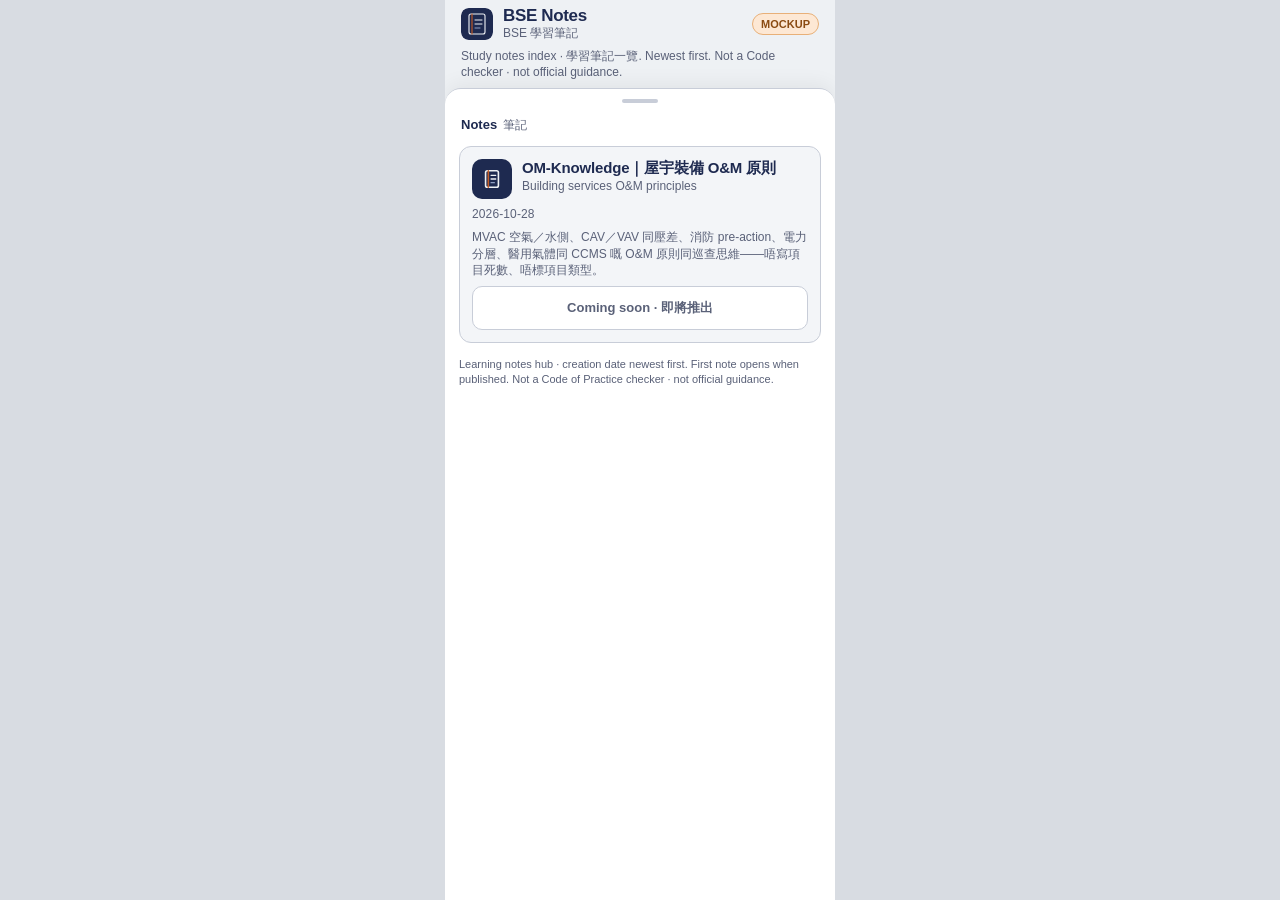
<file: mockup/hub-v1.html>
<!DOCTYPE html>
<html lang="en">
<head>
  <meta charset="utf-8" />
  <meta name="viewport" content="width=device-width, initial-scale=1, viewport-fit=cover" />
  <title>BSE Notes · mockup v1</title>
  <meta name="description" content="BSE learning notes index — design mockup." />
  <meta name="robots" content="noindex,nofollow" />
  <style>
    /* Tokens + type kinship with BSE Tools / psychart — do not invent a separate palette */
    :root {
      --canvas: #EEF1F4;
      --panel: #FFFFFF;
      --ink: #1E2A50;
      --muted: #5A6178;
      --line: #C8CDD8;
      --accent: #C45C26;
      --focus: #174A7C;
      --safe-bottom: env(safe-area-inset-bottom, 0px);
    }
    * { box-sizing: border-box; }
    html, body {
      margin: 0;
      padding: 0;
      background: #D8DCE2;
      color: var(--ink);
      font-family: -apple-system, BlinkMacSystemFont, "Segoe UI", Roboto,
        "Noto Sans TC", "PingFang TC", "Helvetica Neue", sans-serif;
      -webkit-text-size-adjust: 100%;
    }
    /* Primary canvas = iPhone 13 CSS frame (same as tools hub / psychart .phone) */
    .phone {
      width: 390px;
      max-width: 100vw;
      min-height: 844px;
      height: 100dvh;
      max-height: 100dvh;
      margin: 0 auto;
      background: var(--canvas);
      display: flex;
      flex-direction: column;
      overflow: hidden;
      position: relative;
    }
    @media (max-width: 430px) {
      .phone { width: 100%; min-height: 100dvh; }
    }

    header.appbar {
      flex: 0 0 auto;
      padding: 6px 16px 4px;
      display: flex;
      align-items: center;
      gap: 10px;
    }
    header.appbar img.mark {
      width: 32px;
      height: 32px;
      border-radius: 8px;
      flex: 0 0 auto;
    }
    header.appbar .titles { min-width: 0; flex: 1 1 auto; }
    header.appbar h1 {
      margin: 0;
      font-size: 17px;
      font-weight: 700;
      letter-spacing: -0.02em;
      line-height: 1.2;
    }
    header.appbar .sub {
      font-size: 12px;
      color: var(--muted);
      font-weight: 500;
      line-height: 1.3;
      overflow-wrap: anywhere;
    }
    .badge {
      font-size: 11px;
      font-weight: 700;
      color: #8a4b12;
      background: #fde8d4;
      border: 1px solid #e8b078;
      border-radius: 999px;
      padding: 4px 8px;
      white-space: nowrap;
      flex: 0 0 auto;
    }

    .intro {
      margin: 0;
      padding: 2px 16px 8px;
      font-size: 12px;
      color: var(--muted);
      line-height: 1.35;
      overflow-wrap: anywhere;
    }

    .sheet {
      flex: 1 1 auto;
      min-height: 0;
      background: var(--panel);
      border-radius: 16px 16px 0 0;
      box-shadow: 0 -4px 20px rgba(0, 0, 0, 0.06);
      border-top: 1px solid var(--line);
      padding: 10px 14px calc(12px + var(--safe-bottom));
      overflow-y: auto;
      -webkit-overflow-scrolling: touch;
      display: flex;
      flex-direction: column;
      gap: 10px;
    }
    .grab {
      width: 36px;
      height: 4px;
      border-radius: 999px;
      background: var(--line);
      margin: 0 auto 4px;
    }
    .section-label {
      display: flex;
      align-items: baseline;
      gap: 6px;
      padding: 0 2px 2px;
    }
    .section-label .en {
      font-size: 13px;
      font-weight: 700;
    }
    .section-label .zh {
      font-size: 12px;
      color: var(--muted);
      font-weight: 500;
    }

    .cards {
      display: flex;
      flex-direction: column;
      gap: 10px;
    }

    .card {
      background: #FAFBFC;
      border: 1px solid var(--line);
      border-radius: 12px;
      padding: 12px;
      display: flex;
      flex-direction: column;
      gap: 8px;
      text-decoration: none;
      color: inherit;
    }
    .card.soon {
      background: #F3F5F8;
    }
    .card-top {
      display: flex;
      align-items: flex-start;
      gap: 10px;
    }
    .card-icon {
      width: 40px;
      height: 40px;
      border-radius: 10px;
      flex: 0 0 auto;
      background: var(--ink);
      display: flex;
      align-items: center;
      justify-content: center;
    }
    .card-icon svg {
      width: 22px;
      height: 22px;
      display: block;
    }
    .card-titles { min-width: 0; flex: 1 1 auto; }
    .card-titles .en {
      display: block;
      font-size: 15px;
      font-weight: 700;
      letter-spacing: -0.01em;
      line-height: 1.25;
      overflow-wrap: anywhere;
    }
    .card-titles .zh {
      display: block;
      font-size: 12px;
      color: var(--muted);
      font-weight: 500;
      margin-top: 1px;
      line-height: 1.3;
      overflow-wrap: anywhere;
      word-break: keep-all;
    }
    .card-date {
      margin: 0;
      font-size: 12px;
      color: var(--muted);
      font-weight: 500;
      font-variant-numeric: tabular-nums;
      letter-spacing: 0.01em;
    }
    .purpose {
      margin: 0;
      font-size: 12px;
      color: var(--muted);
      line-height: 1.35;
      overflow-wrap: anywhere;
    }
    .purpose .zh-line {
      display: block;
      margin-top: 2px;
      font-size: 11px;
      overflow-wrap: anywhere;
      word-break: keep-all;
    }

    .cta {
      display: inline-flex;
      align-items: center;
      justify-content: center;
      min-height: 44px;
      min-width: 44px;
      padding: 0 10px;
      border-radius: 10px;
      font-size: 13px;
      font-weight: 600;
      border: 1px solid var(--ink);
      background: var(--ink);
      color: #fff;
      align-self: stretch;
      text-align: center;
    }
    .cta:focus-visible {
      outline: 3px solid var(--focus);
      outline-offset: 2px;
    }
    .cta.soon {
      background: var(--panel);
      color: var(--muted);
      border-color: var(--line);
      font-weight: 600;
      cursor: default;
      pointer-events: none;
    }

    .demo-note {
      margin: 4px 0 0;
      font-size: 11px;
      color: var(--muted);
      line-height: 1.35;
      overflow-wrap: anywhere;
    }
  </style>
</head>
<body>
  <div class="phone" id="app">
    <header class="appbar">
      <img class="mark" src="../logos/bse-notes.svg" alt="" width="32" height="32" />
      <div class="titles">
        <h1>BSE Notes</h1>
        <div class="sub">BSE 學習筆記</div>
      </div>
      <span class="badge">MOCKUP</span>
    </header>
    <p class="intro">Study notes index · 學習筆記一覽. Newest first. Not a Code checker · not official guidance.</p>

    <section class="sheet" aria-label="Notes">
      <div class="grab" aria-hidden="true"></div>
      <div class="section-label">
        <span class="en">Notes</span>
        <span class="zh">筆記</span>
      </div>

      <div class="cards">
        <!-- D1 Coming soon — Justin locked title A 2026-10-28 (Beatrice A); visual OK pending · Jessie hold -->
        <div class="card soon" aria-label="OM-Knowledge building services O and M principles coming soon">
          <div class="card-top">
            <div class="card-icon" aria-hidden="true">
              <svg viewBox="0 0 24 24" fill="none" xmlns="http://www.w3.org/2000/svg">
                <rect x="5" y="3" width="14" height="18" rx="2" stroke="#EEF1F4" stroke-width="1.75"/>
                <line x1="8" y1="3" x2="8" y2="21" stroke="#C45C26" stroke-width="1.75" stroke-linecap="round"/>
                <line x1="11" y1="8" x2="16" y2="8" stroke="#EEF1F4" stroke-width="1.5" stroke-linecap="round"/>
                <line x1="11" y1="12" x2="16" y2="12" stroke="#EEF1F4" stroke-width="1.5" stroke-linecap="round"/>
                <line x1="11" y1="16" x2="14.5" y2="16" stroke="#90A0C4" stroke-width="1.5" stroke-linecap="round"/>
              </svg>
            </div>
            <div class="card-titles">
              <span class="en">OM-Knowledge｜屋宇裝備 O&amp;M 原則</span>
              <span class="zh">Building services O&amp;M principles</span>
            </div>
          </div>
          <p class="card-date">2026-10-28</p>
          <p class="purpose">
            MVAC 空氣／水側、CAV／VAV 同壓差、消防 pre-action、電力分層、醫用氣體同 CCMS 嘅 O&amp;M 原則同巡查思維——唔寫項目死數、唔標項目類型。
          </p>
          <span class="cta soon">Coming soon · 即將推出</span>
        </div>
      </div>

      <p class="demo-note">Learning notes hub · creation date newest first. First note opens when published. Not a Code of Practice checker · not official guidance.</p>
    </section>
  </div>
</body>
</html>
</file>
